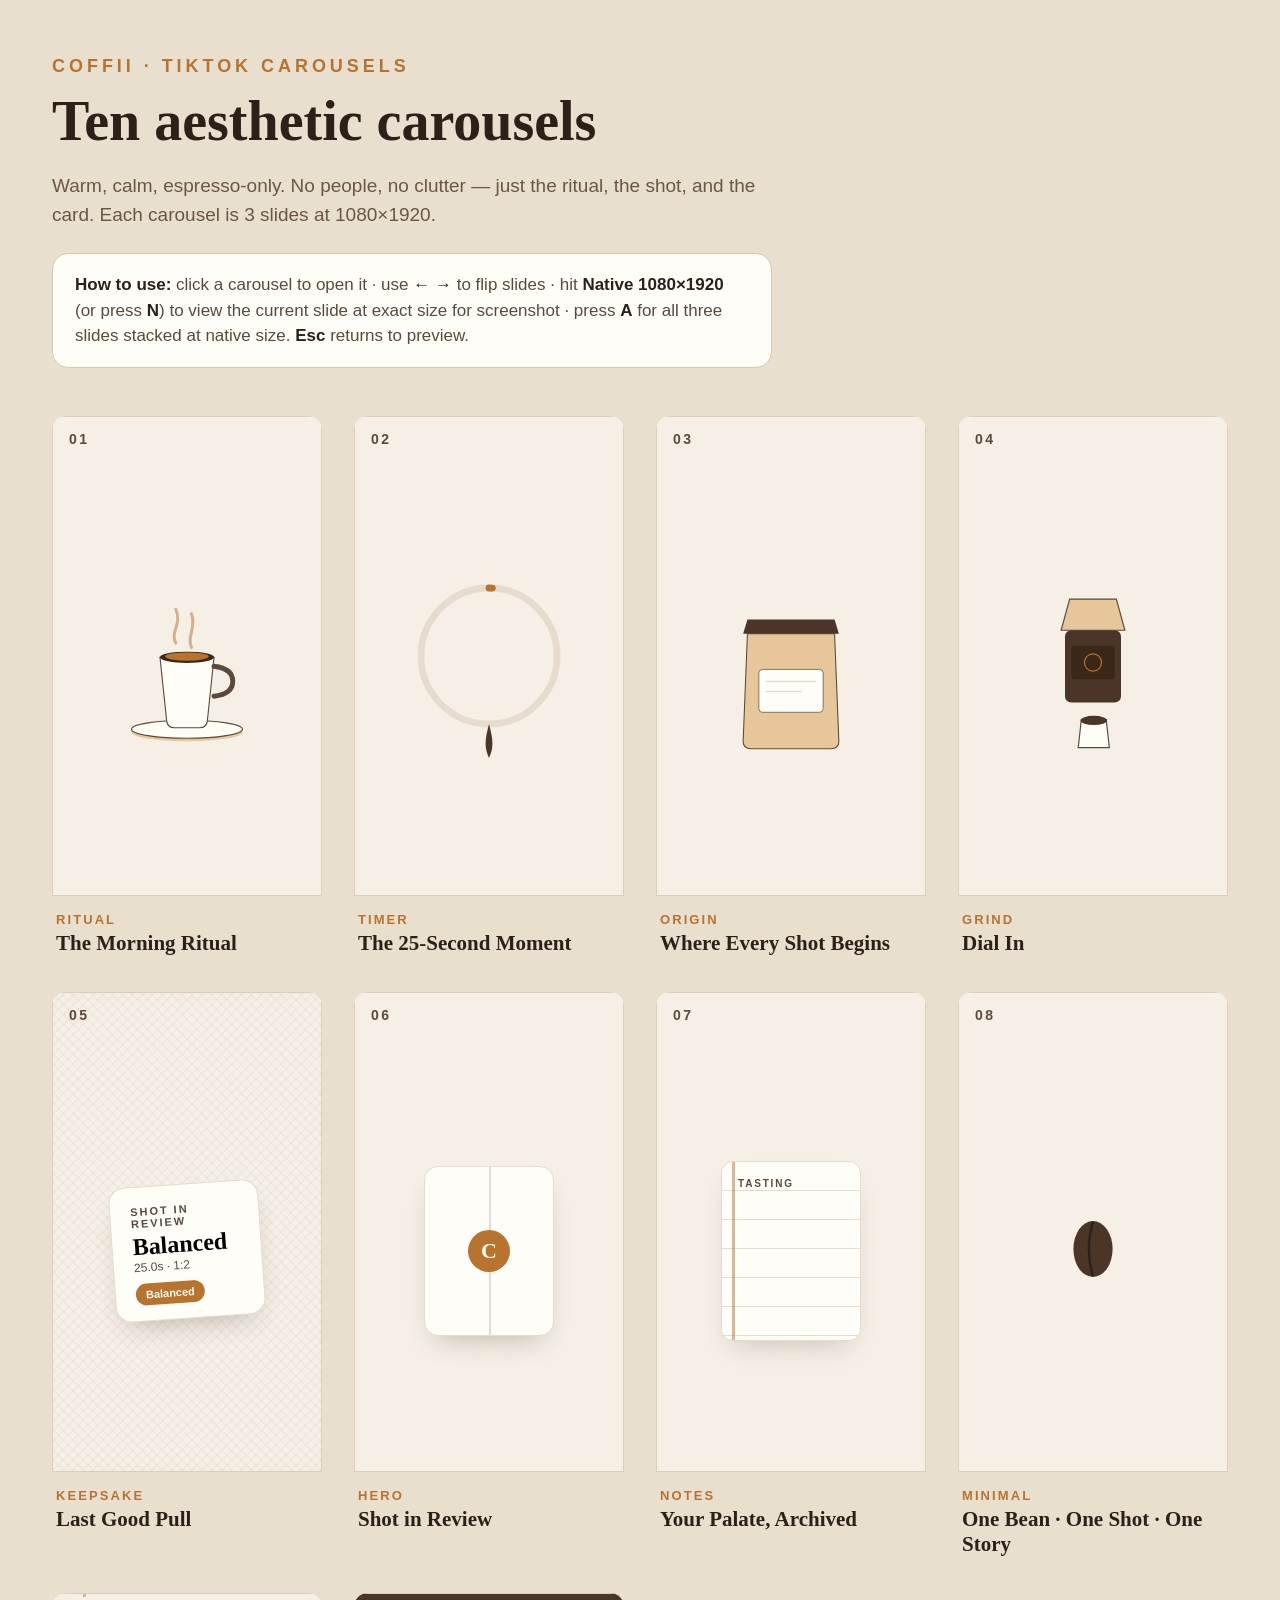
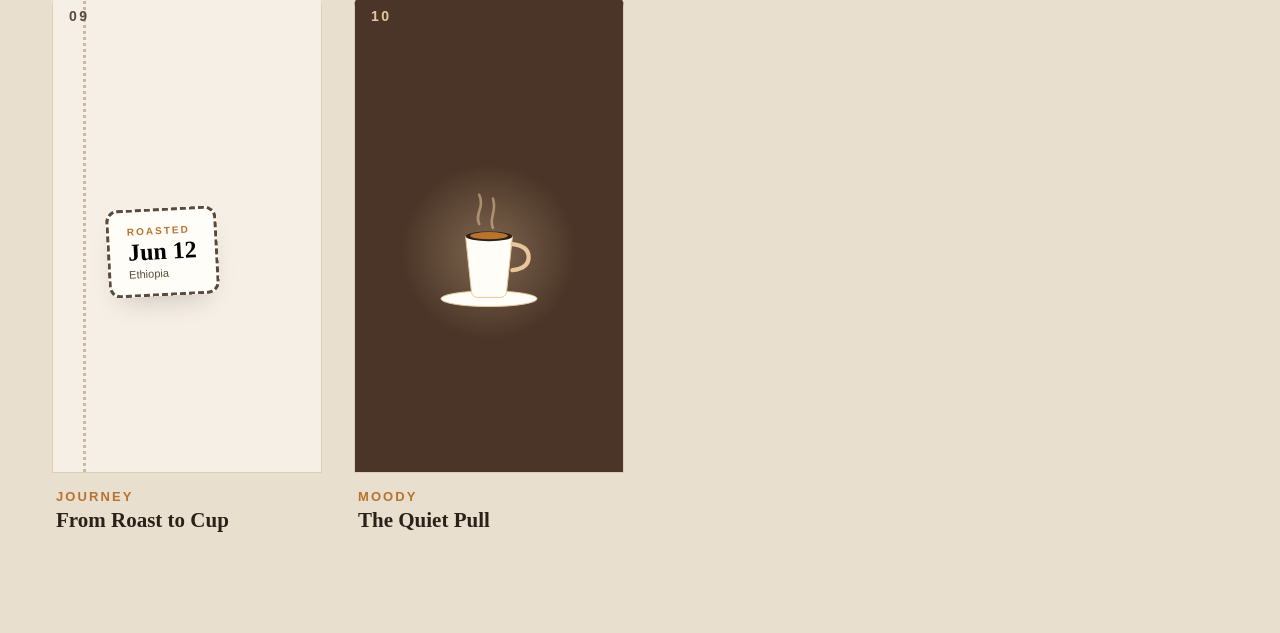
<file: Coffii/marketing/tiktok-carousels/index.html>
<!doctype html>
<html lang="en">
<head>
<meta charset="utf-8">
<meta name="viewport" content="width=device-width, initial-scale=1">
<title>Coffii · TikTok Carousels</title>
<link rel="stylesheet" href="assets/styles.css">
<style>
  .cover__motif { position: absolute; left: 50%; top: 54%; transform: translate(-50%, -50%); }
  .cover__thumb--dark { background: var(--espresso); }
  .cover__thumb--dark .cover__num { color: var(--crema-soft); }
</style>
</head>
<body>
<div class="gallery">
  <div class="gallery__head">
    <div class="gallery__eyebrow">Coffii · TikTok Carousels</div>
    <h1 class="gallery__title">Ten aesthetic carousels</h1>
    <p class="gallery__sub">Warm, calm, espresso-only. No people, no clutter — just the ritual, the shot, and the card. Each carousel is 3 slides at 1080×1920.</p>
    <div class="gallery__help">
      <b>How to use:</b> click a carousel to open it · use <b>← →</b> to flip slides · hit <b>Native 1080×1920</b> (or press <b>N</b>) to view the current slide at exact size for screenshot · press <b>A</b> for all three slides stacked at native size. <b>Esc</b> returns to preview.
    </div>
  </div>

  <div class="grid">

    <!-- 01 Ritual -->
    <a class="cover" href="carousel-01.html">
      <div class="cover__thumb">
        <span class="cover__num">01</span>
        <div class="cover__motif">
          <svg viewBox="0 0 400 460" width="150" xmlns="http://www.w3.org/2000/svg"><ellipse cx="200" cy="388" rx="148" ry="24" fill="#E7C79A"/><ellipse cx="200" cy="380" rx="148" ry="24" fill="#FFFDF8" stroke="#5A4A3C" stroke-width="3"/><path d="M128 188 L146 360 Q150 376 166 376 L234 376 Q250 376 254 360 L272 188 Z" fill="#FFFDF8" stroke="#5A4A3C" stroke-width="3"/><path d="M272 212 Q322 218 322 252 Q322 286 272 292" fill="none" stroke="#5A4A3C" stroke-width="13" stroke-linecap="round"/><ellipse cx="200" cy="188" rx="72" ry="15" fill="#3a2718"/><ellipse cx="200" cy="186" rx="58" ry="11" fill="#B8732E"/><g fill="none" stroke="#B8732E" stroke-width="8" stroke-linecap="round" opacity=".5"><path d="M170 150 C154 120 188 100 170 60"/><path d="M212 162 C198 132 226 112 212 72"/></g></svg>
        </div>
      </div>
      <div class="cover__meta">
        <div class="cover__theme">Ritual</div>
        <div class="cover__name">The Morning Ritual</div>
      </div>
    </a>

    <!-- 02 25s -->
    <a class="cover" href="carousel-02.html">
      <div class="cover__thumb">
        <span class="cover__num">02</span>
        <div class="cover__motif">
          <svg viewBox="0 0 300 360" width="170" xmlns="http://www.w3.org/2000/svg"><circle cx="150" cy="150" r="120" fill="none" stroke="#E6DCCD" stroke-width="12"/><circle cx="150" cy="150" r="120" fill="none" stroke="#B8732E" stroke-width="12" stroke-linecap="round" stroke-dasharray="6 748" transform="rotate(-90 150 150)"/><path d="M150 270 C142 300 142 312 150 330 C158 312 158 300 150 270 Z" fill="#4A3528"/></svg>
        </div>
      </div>
      <div class="cover__meta">
        <div class="cover__theme">Timer</div>
        <div class="cover__name">The 25-Second Moment</div>
      </div>
    </a>

    <!-- 03 Origin -->
    <a class="cover" href="carousel-03.html">
      <div class="cover__thumb">
        <span class="cover__num">03</span>
        <div class="cover__motif">
          <svg viewBox="0 0 420 520" width="150" xmlns="http://www.w3.org/2000/svg"><path d="M88 150 L332 150 L344 452 Q344 472 322 472 L98 472 Q76 472 76 452 Z" fill="#E7C79A" stroke="#5A4A3C" stroke-width="3"/><path d="M76 150 L88 110 L332 110 L344 150 Z" fill="#4A3528"/><rect x="120" y="250" width="180" height="120" rx="10" fill="#FFFDF8" stroke="#5A4A3C" stroke-width="2"/><line x1="140" y1="284" x2="280" y2="284" stroke="#E6DCCD" stroke-width="4"/><line x1="140" y1="312" x2="240" y2="312" stroke="#E6DCCD" stroke-width="4"/></svg>
        </div>
      </div>
      <div class="cover__meta">
        <div class="cover__theme">Origin</div>
        <div class="cover__name">Where Every Shot Begins</div>
      </div>
    </a>

    <!-- 04 Dial in -->
    <a class="cover" href="carousel-04.html">
      <div class="cover__thumb">
        <span class="cover__num">04</span>
        <div class="cover__motif">
          <svg viewBox="0 0 360 520" width="140" xmlns="http://www.w3.org/2000/svg"><path d="M120 70 L240 70 L262 150 L98 150 Z" fill="#E7C79A" stroke="#5A4A3C" stroke-width="3"/><rect x="108" y="150" width="144" height="186" rx="16" fill="#4A3528"/><rect x="124" y="190" width="112" height="86" rx="8" fill="#3a2718"/><circle cx="180" cy="233" r="22" fill="none" stroke="#B8732E" stroke-width="3"/><path d="M150 380 L214 380 L222 452 L142 452 Z" fill="#FFFDF8" stroke="#5A4A3C" stroke-width="3"/><ellipse cx="182" cy="382" rx="34" ry="12" fill="#4A3528"/></svg>
        </div>
      </div>
      <div class="cover__meta">
        <div class="cover__theme">Grind</div>
        <div class="cover__name">Dial In</div>
      </div>
    </a>

    <!-- 05 Last good pull -->
    <a class="cover" href="carousel-05.html">
      <div class="cover__thumb" style="background-image: repeating-linear-gradient(45deg, rgba(90,74,60,.035) 0 2px, transparent 2px 7px), repeating-linear-gradient(-45deg, rgba(90,74,60,.035) 0 2px, transparent 2px 7px);">
        <span class="cover__num">05</span>
        <div class="cover__motif" style="transform:translate(-50%,-50%) rotate(-4deg); width:150px;">
          <div style="background:#FFFDF8; border:1.5px solid #E6DCCD; border-radius:16px; padding:18px 20px; box-shadow:0 14px 28px -14px rgba(40,28,18,.3);">
            <div style="font-family:var(--sans); font-weight:600; letter-spacing:.18em; text-transform:uppercase; color:#5A4A3C; font-size:11px;">Shot in review</div>
            <div style="font-family:var(--serif); font-weight:600; font-size:24px; margin-top:4px;">Balanced</div>
            <div style="color:#5A4A3C; font-size:12px;">25.0s · 1:2</div>
            <div style="margin-top:10px;"><span style="background:#B8732E; color:#FFFDF8; font-size:11px; padding:5px 10px; border-radius:999px; font-weight:600;">Balanced</span></div>
          </div>
        </div>
      </div>
      <div class="cover__meta">
        <div class="cover__theme">Keepsake</div>
        <div class="cover__name">Last Good Pull</div>
      </div>
    </a>

    <!-- 06 Shot in Review -->
    <a class="cover" href="carousel-06.html">
      <div class="cover__thumb">
        <span class="cover__num">06</span>
        <div class="cover__motif">
          <div style="width:130px; height:170px; background:#FFFDF8; border:1.5px solid #E6DCCD; border-radius:14px; box-shadow:0 14px 28px -14px rgba(40,28,18,.3); position:relative; overflow:hidden;">
            <div style="position:absolute; left:50%; top:0; bottom:0; width:2px; background:rgba(90,74,60,.18);"></div>
            <div style="position:absolute; left:50%; top:50%; transform:translate(-50%,-50%); width:42px; height:42px; border-radius:50%; background:#B8732E; display:flex; align-items:center; justify-content:center; font-family:var(--serif); font-weight:700; color:#FFFDF8; font-size:22px;">C</div>
          </div>
        </div>
      </div>
      <div class="cover__meta">
        <div class="cover__theme">Hero</div>
        <div class="cover__name">Shot in Review</div>
      </div>
    </a>

    <!-- 07 Tasting -->
    <a class="cover" href="carousel-07.html">
      <div class="cover__thumb">
        <span class="cover__num">07</span>
        <div class="cover__motif">
          <div style="width:140px; height:180px; background:#FFFDF8; border:1.5px solid #E6DCCD; border-radius:12px; box-shadow:0 14px 28px -14px rgba(40,28,18,.25); position:relative; background-image:repeating-linear-gradient(to bottom, transparent 0 28px, #E6DCCD 28px 29px); padding:16px;">
            <div style="font-family:var(--sans); font-weight:600; letter-spacing:.18em; text-transform:uppercase; color:#5A4A3C; font-size:10px;">Tasting</div>
            <div style="position:absolute; left:10px; top:0; bottom:0; width:3px; background:#B8732E; opacity:.5;"></div>
          </div>
        </div>
      </div>
      <div class="cover__meta">
        <div class="cover__theme">Notes</div>
        <div class="cover__name">Your Palate, Archived</div>
      </div>
    </a>

    <!-- 08 One -->
    <a class="cover" href="carousel-08.html">
      <div class="cover__thumb">
        <span class="cover__num">08</span>
        <div class="cover__motif">
          <svg viewBox="0 0 120 160" width="56" xmlns="http://www.w3.org/2000/svg"><ellipse cx="60" cy="80" rx="42" ry="60" fill="#4A3528"/><path d="M60 22 Q42 80 60 138" fill="none" stroke="#2C2018" stroke-width="5"/></svg>
        </div>
      </div>
      <div class="cover__meta">
        <div class="cover__theme">Minimal</div>
        <div class="cover__name">One Bean · One Shot · One Story</div>
      </div>
    </a>

    <!-- 09 Roast to cup -->
    <a class="cover" href="carousel-09.html">
      <div class="cover__thumb">
        <span class="cover__num">09</span>
        <div style="position:absolute; left:30px; top:0; bottom:0; width:0; border-left:3px dotted #CBB9A0;"></div>
        <div class="cover__motif" style="left:calc(30px + 24px); transform:translate(0,-50%) rotate(-3deg); top:54%;">
          <div style="background:#FFFDF8; border:3px dashed #5A4A3C; border-radius:12px; padding:14px 18px; box-shadow:0 14px 28px -14px rgba(40,28,18,.25);">
            <div style="font-family:var(--sans); font-weight:700; letter-spacing:.2em; text-transform:uppercase; color:#B8732E; font-size:10px;">Roasted</div>
            <div style="font-family:var(--serif); font-weight:600; font-size:24px; margin:2px 0;">Jun 12</div>
            <div style="color:#5A4A3C; font-size:11px;">Ethiopia</div>
          </div>
        </div>
      </div>
      <div class="cover__meta">
        <div class="cover__theme">Journey</div>
        <div class="cover__name">From Roast to Cup</div>
      </div>
    </a>

    <!-- 10 Quiet pull -->
    <a class="cover" href="carousel-10.html">
      <div class="cover__thumb cover__thumb--dark">
        <span class="cover__num">10</span>
        <div style="position:absolute; left:50%; top:54%; transform:translate(-50%,-50%); width:200px; height:200px; background:radial-gradient(circle, rgba(231,199,154,.34) 0%, rgba(231,199,154,0) 62%);"></div>
        <div class="cover__motif">
          <svg viewBox="0 0 400 460" width="130" xmlns="http://www.w3.org/2000/svg"><ellipse cx="200" cy="380" rx="148" ry="24" fill="#FFFDF8" stroke="#E7C79A" stroke-width="3"/><path d="M128 188 L146 360 Q150 376 166 376 L234 376 Q250 376 254 360 L272 188 Z" fill="#FFFDF8" stroke="#E7C79A" stroke-width="3"/><path d="M272 212 Q322 218 322 252 Q322 286 272 292" fill="none" stroke="#E7C79A" stroke-width="13" stroke-linecap="round"/><ellipse cx="200" cy="188" rx="72" ry="15" fill="#2C2018"/><ellipse cx="200" cy="186" rx="58" ry="11" fill="#B8732E"/><g fill="none" stroke="#E7C79A" stroke-width="8" stroke-linecap="round" opacity=".55"><path d="M170 150 C154 120 188 100 170 60"/><path d="M212 162 C198 132 226 112 212 72"/></g></svg>
        </div>
      </div>
      <div class="cover__meta">
        <div class="cover__theme">Moody</div>
        <div class="cover__name">The Quiet Pull</div>
      </div>
    </a>

  </div>
</div>
</body>
</html>
</file>
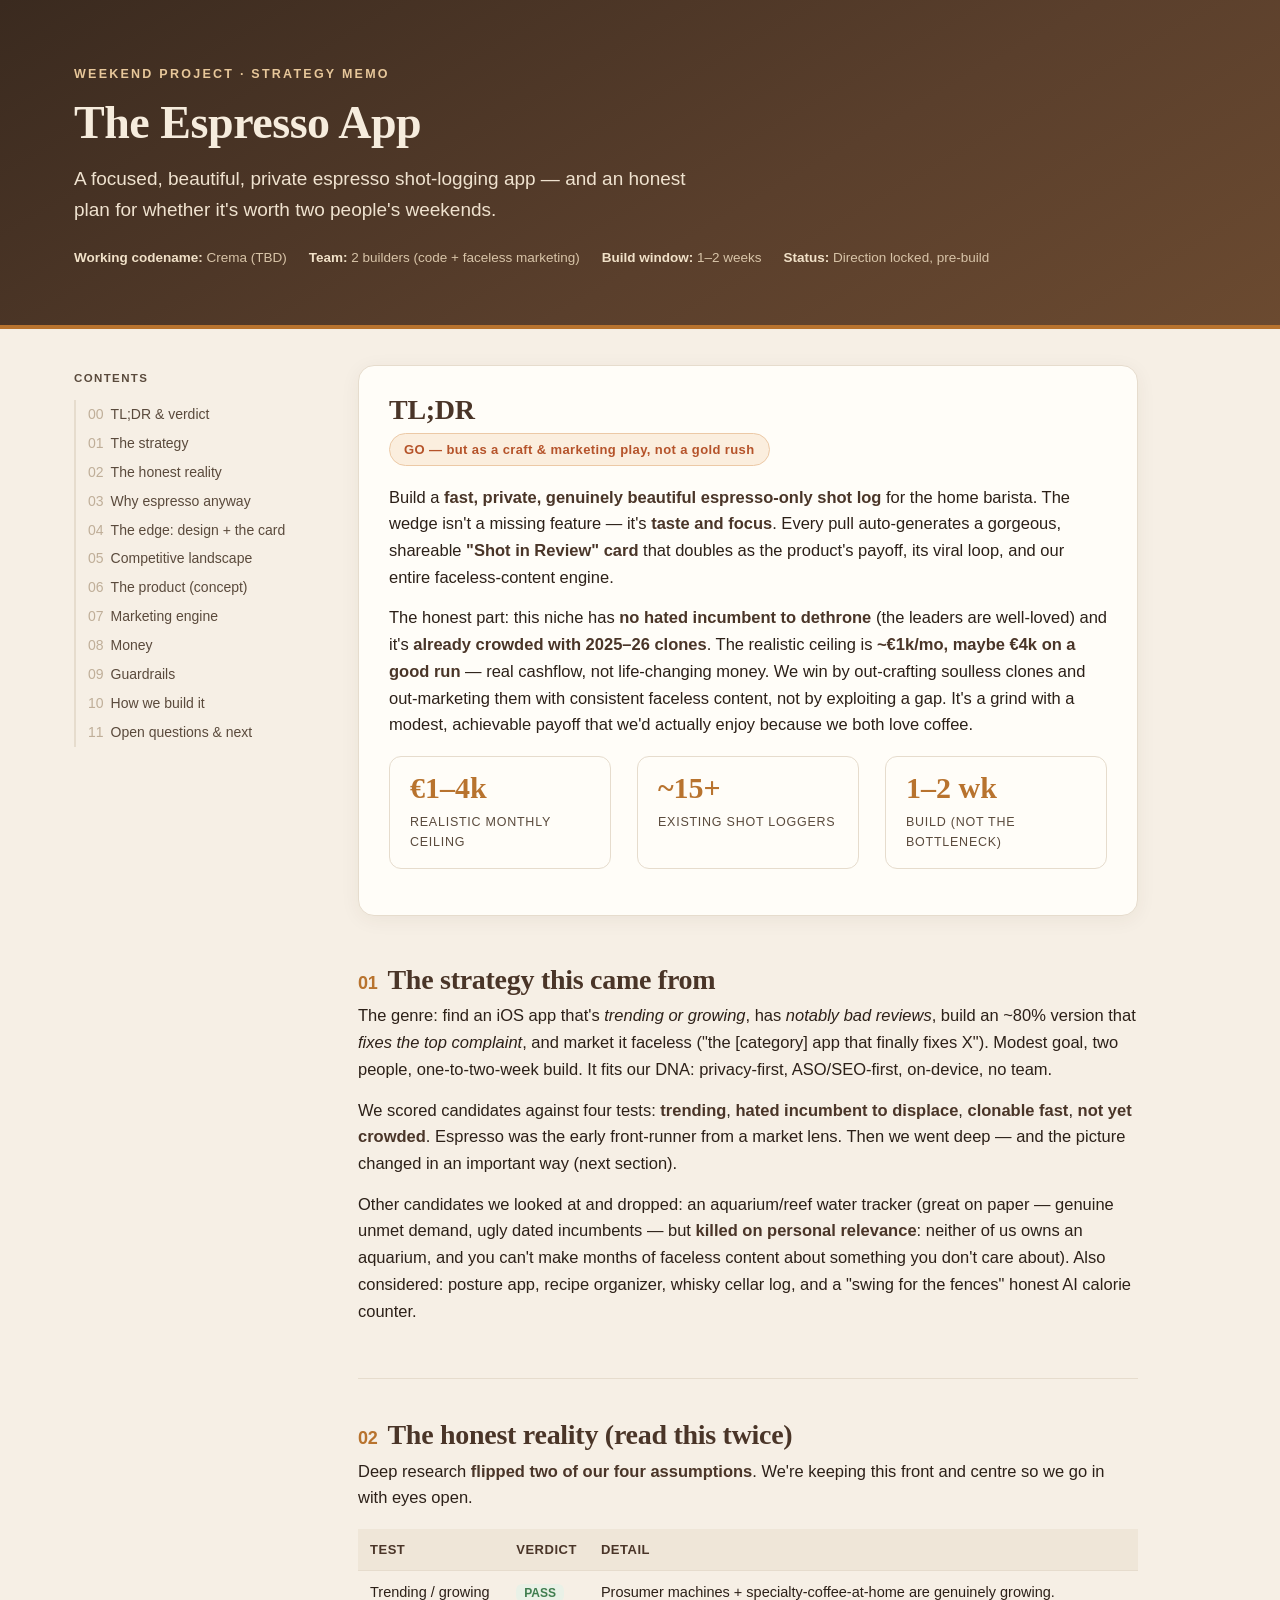
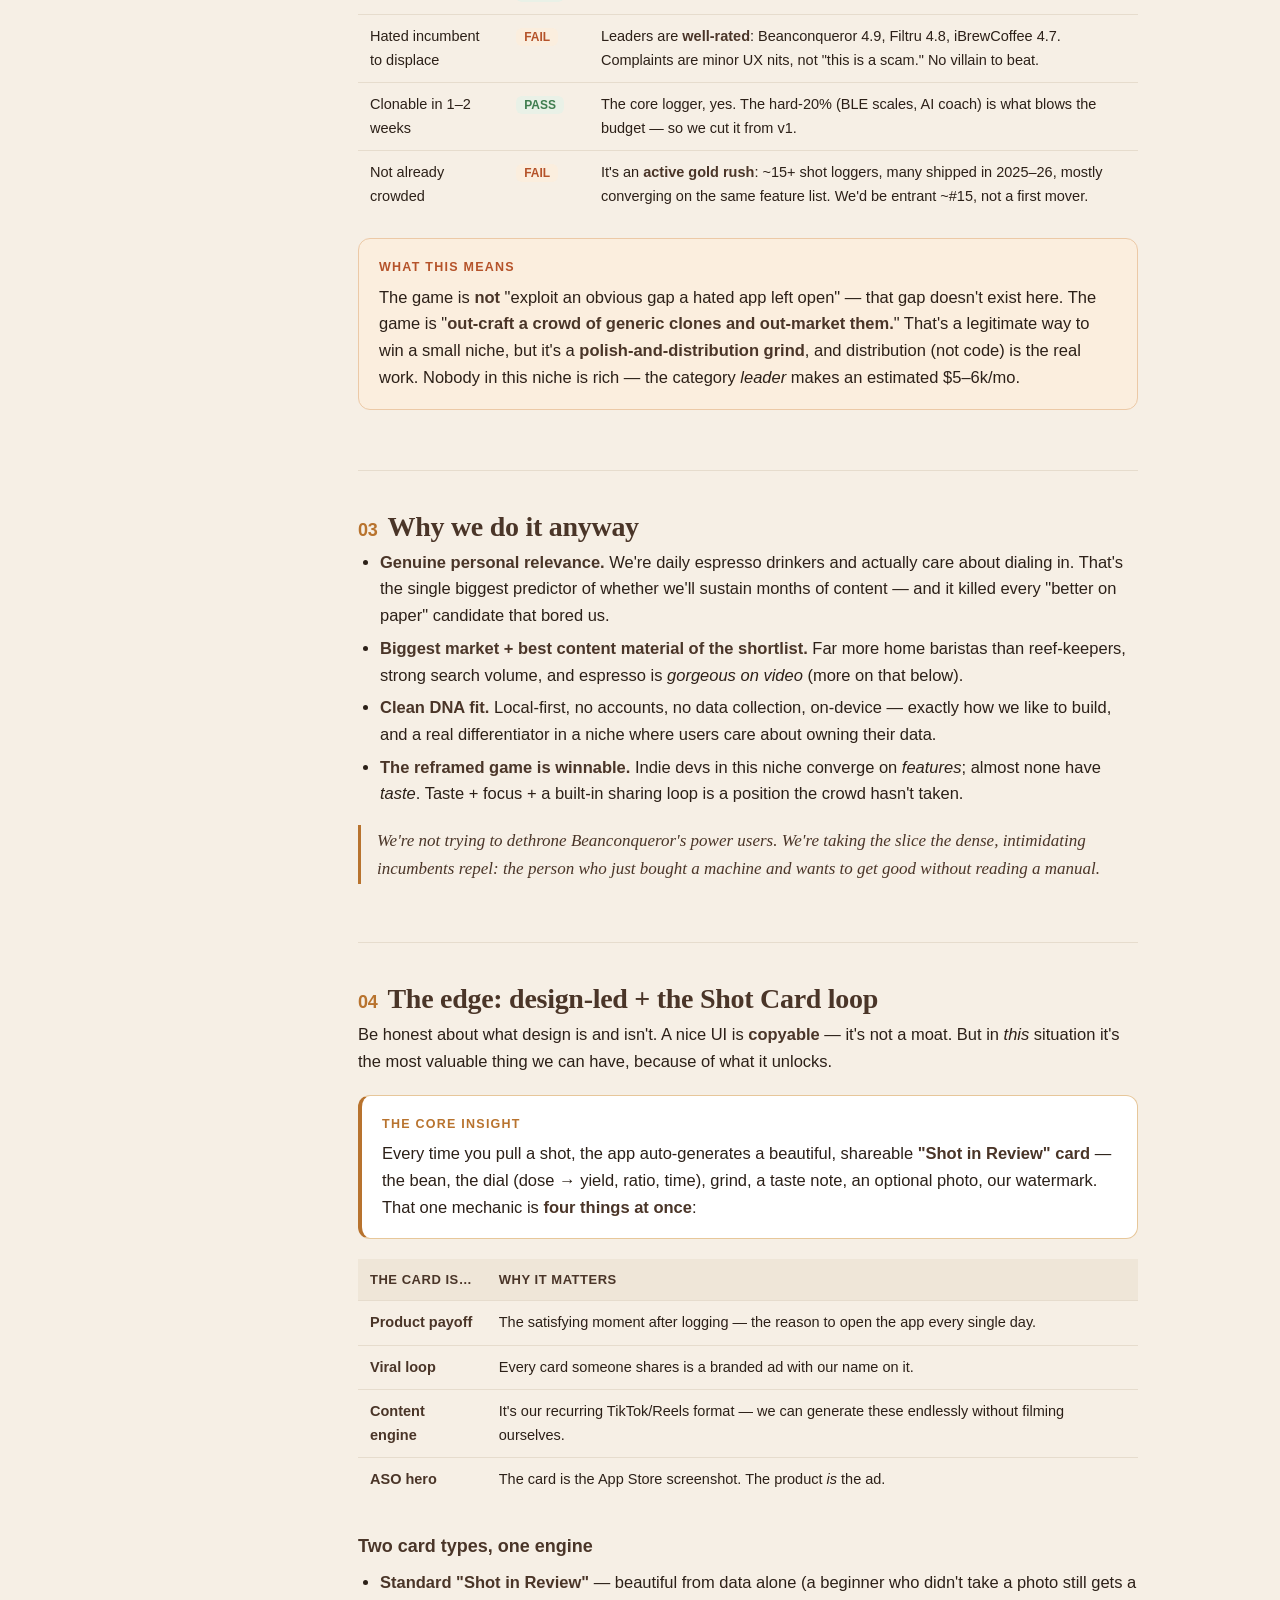
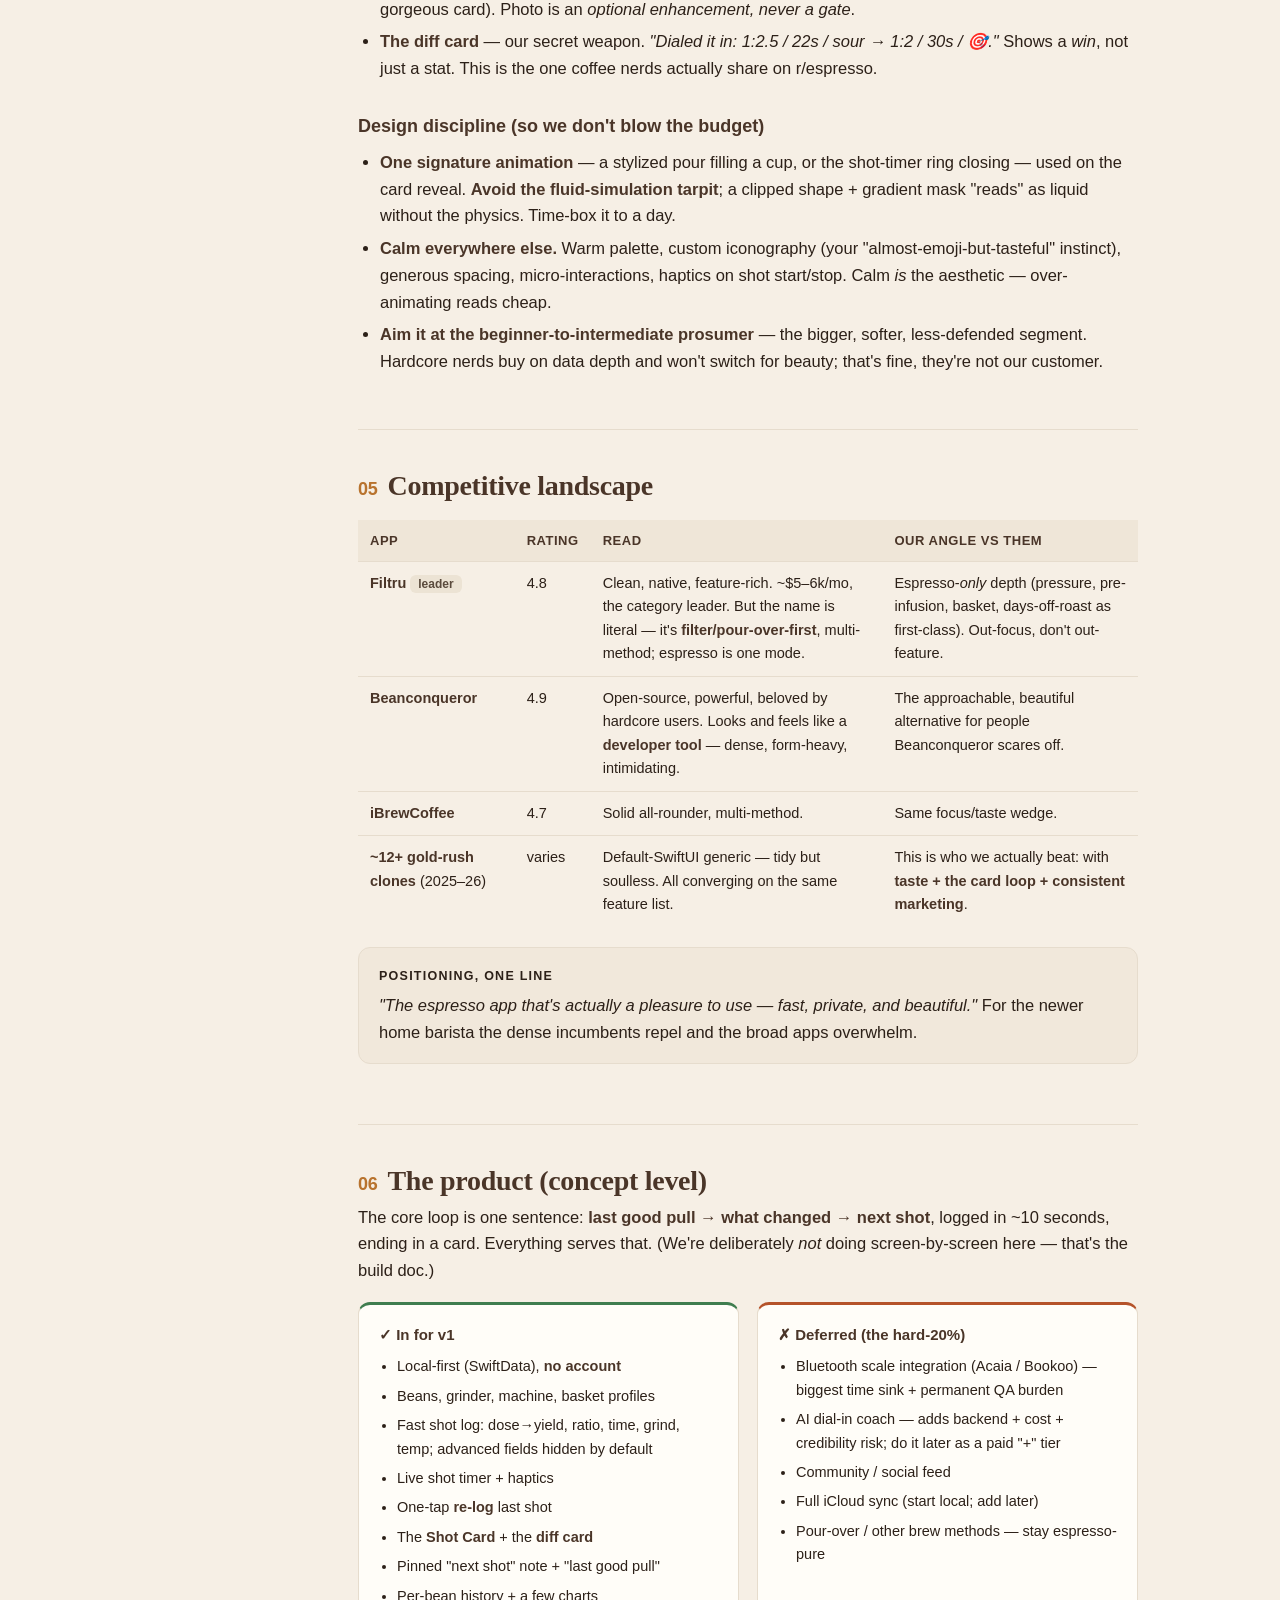
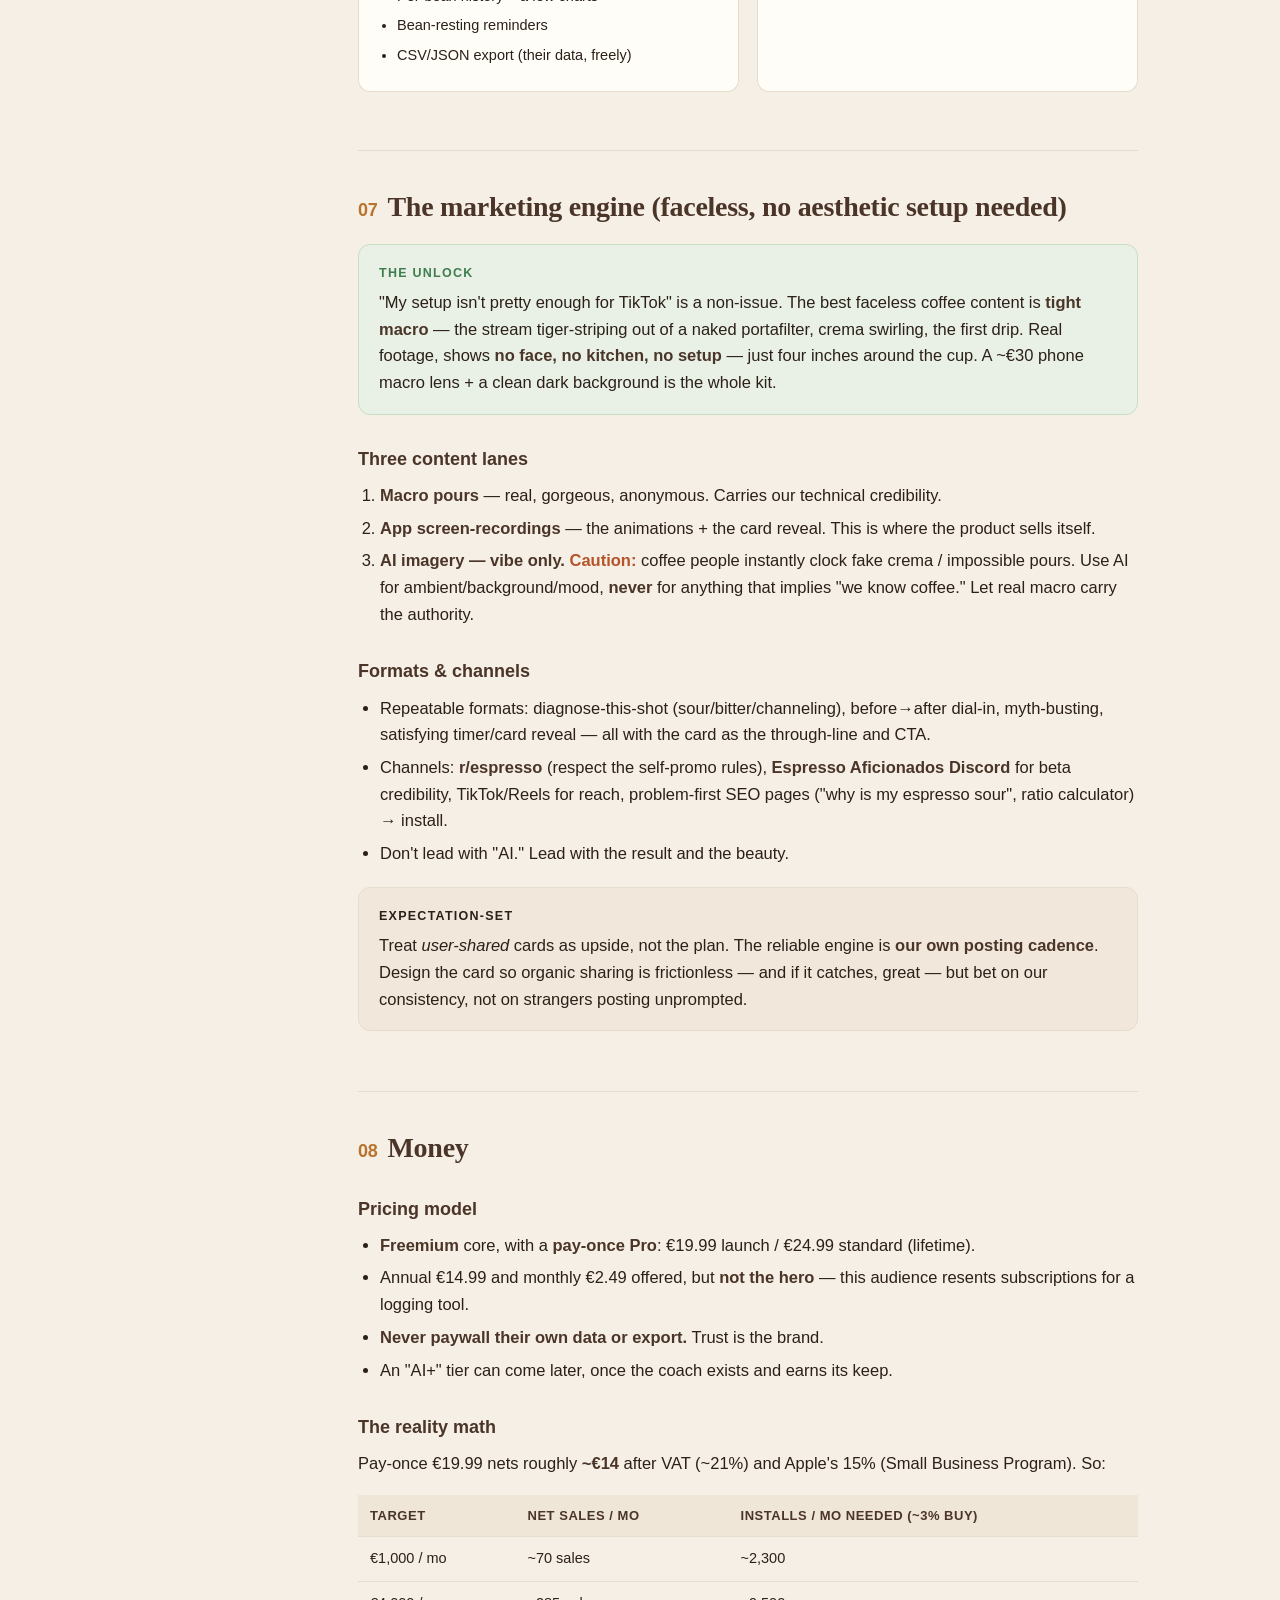
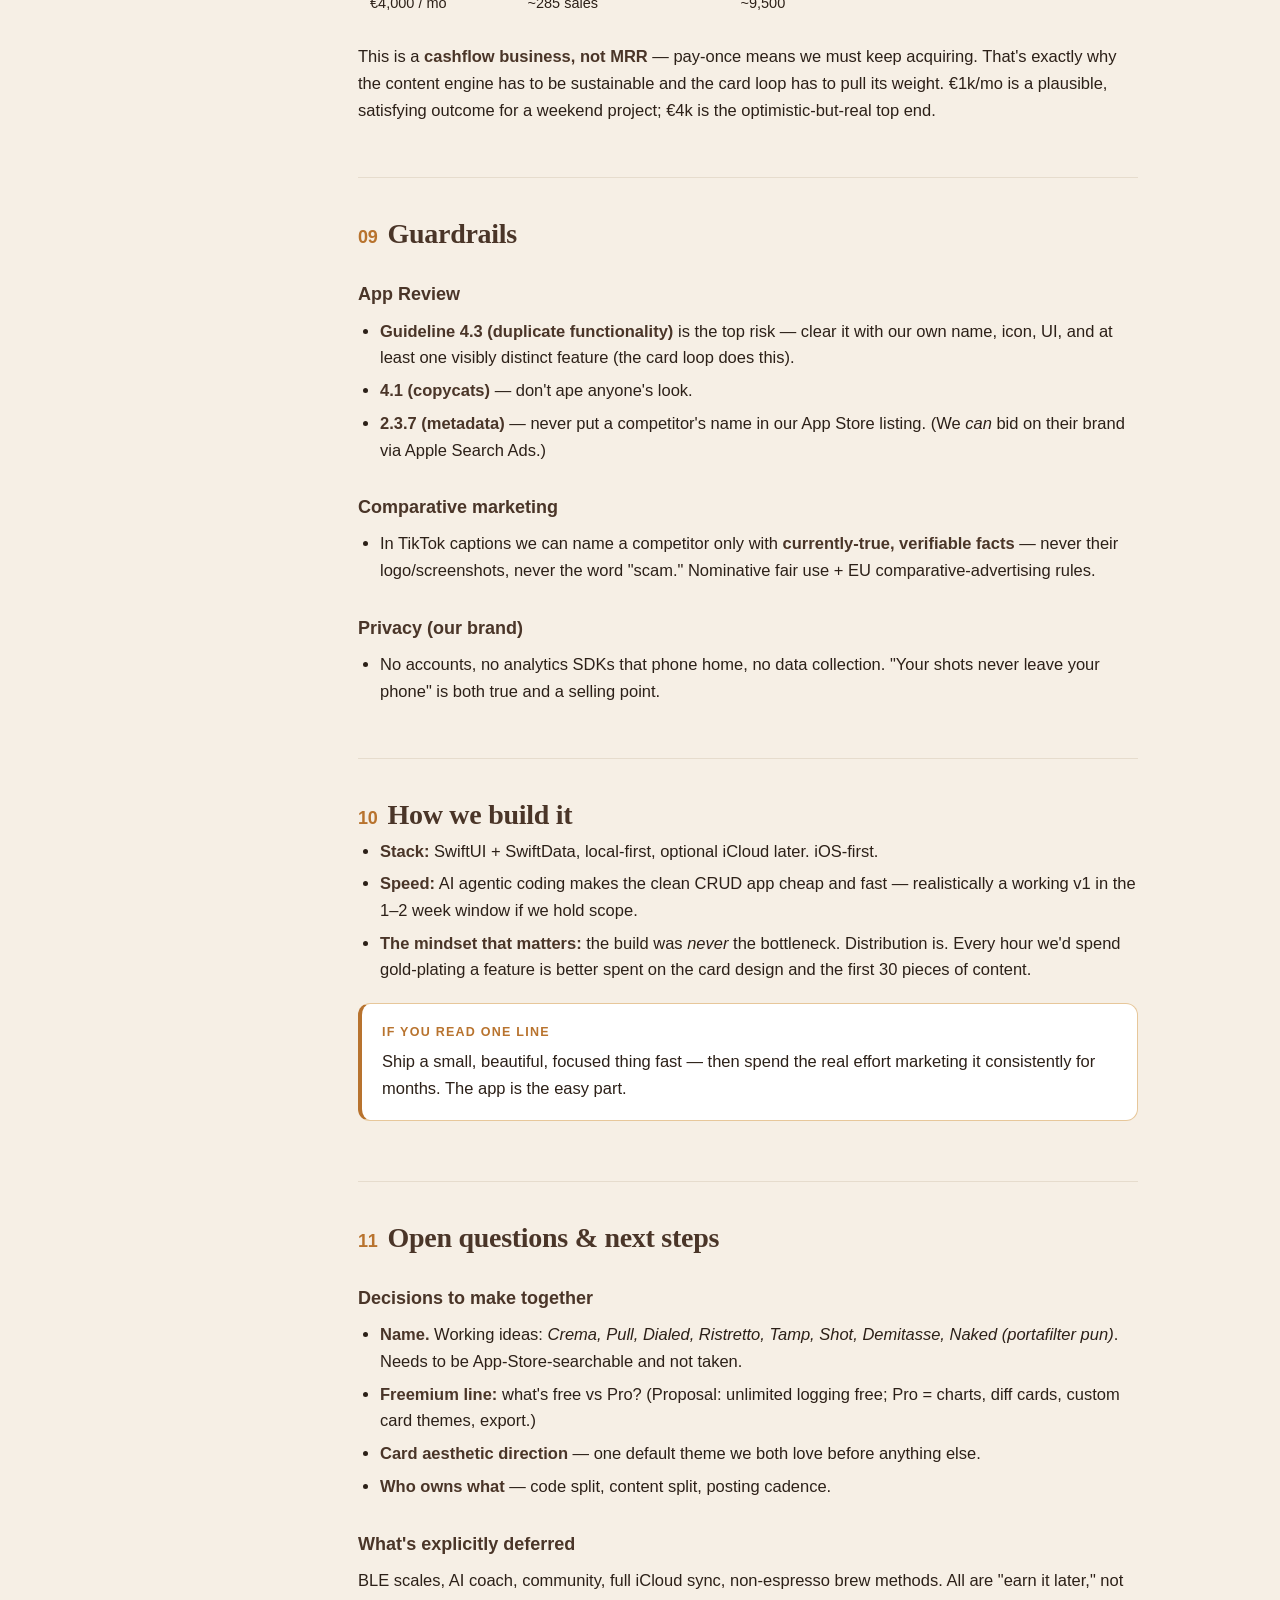
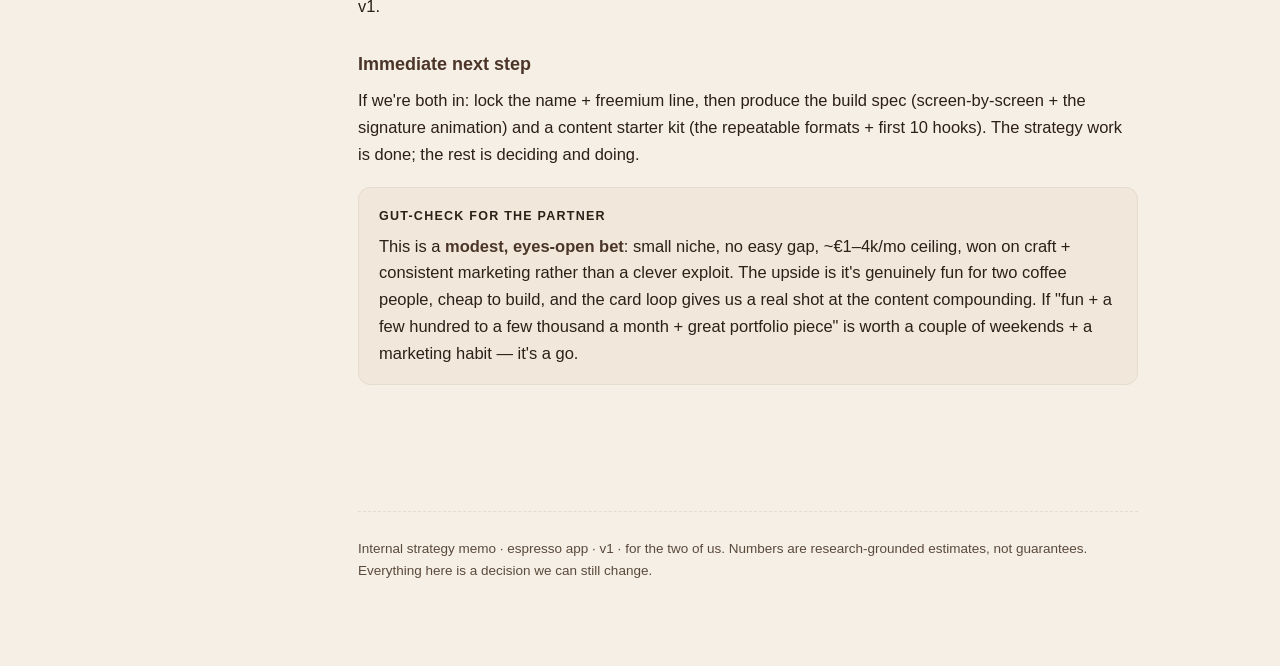
<file: espresso-app-strategy.html>
<!DOCTYPE html>
<html lang="en">
<head>
<meta charset="UTF-8">
<meta name="viewport" content="width=device-width, initial-scale=1.0">
<title>Espresso App — Strategy &amp; Plan</title>
<style>
  :root{
    --cream:#f6efe5;
    --paper:#fffdf8;
    --ink:#2c2018;
    --ink-soft:#5a4a3c;
    --espresso:#4a3528;
    --crema:#b8732e;
    --crema-soft:#e7c79a;
    --line:#e6dccd;
    --good:#3f7d4f;
    --warn:#b5532a;
    --warn-bg:#fbeede;
    --good-bg:#e9f1e7;
    --note-bg:#f1e8db;
  }
  *{box-sizing:border-box;}
  html{scroll-behavior:smooth;}
  body{
    margin:0;
    background:var(--cream);
    color:var(--ink);
    font-family:-apple-system,BlinkMacSystemFont,"Segoe UI",Roboto,Helvetica,Arial,sans-serif;
    line-height:1.62;
    font-size:16.5px;
  }
  .wrap{max-width:1180px;margin:0 auto;padding:0 24px;}
  .layout{display:flex;gap:48px;align-items:flex-start;}
  main{flex:1;min-width:0;max-width:780px;}
  /* Hero */
  header.hero{
    background:linear-gradient(150deg,#3a2a1f 0%,#5a3f2c 60%,#6b4a30 100%);
    color:#f6ecdd;
    padding:64px 0 56px;
    border-bottom:4px solid var(--crema);
  }
  header.hero .wrap{max-width:1180px;}
  .eyebrow{
    text-transform:uppercase;letter-spacing:.18em;font-size:12.5px;
    color:var(--crema-soft);font-weight:700;margin:0 0 14px;
  }
  header.hero h1{
    font-family:Georgia,"Times New Roman",serif;
    font-size:46px;line-height:1.08;margin:0 0 16px;font-weight:700;letter-spacing:-.01em;
  }
  header.hero p.lede{font-size:19px;max-width:640px;margin:0 0 22px;color:#efe2cf;}
  .meta{font-size:13.5px;color:#d8c4a8;display:flex;gap:22px;flex-wrap:wrap;}
  .meta b{color:#f1e1c8;font-weight:600;}
  /* TOC */
  nav.toc{
    position:sticky;top:24px;width:236px;flex-shrink:0;
    font-size:14px;padding-top:40px;
  }
  nav.toc .toc-title{text-transform:uppercase;letter-spacing:.12em;font-size:11.5px;color:var(--ink-soft);font-weight:700;margin-bottom:12px;}
  nav.toc a{
    display:block;color:var(--ink-soft);text-decoration:none;padding:5px 0 5px 12px;
    border-left:2px solid var(--line);line-height:1.35;
  }
  nav.toc a:hover{color:var(--crema);border-left-color:var(--crema);}
  nav.toc a .n{color:#bfae98;font-variant-numeric:tabular-nums;margin-right:7px;}
  /* Sections */
  section{padding:40px 0;border-bottom:1px solid var(--line);}
  section:last-of-type{border-bottom:none;}
  h2{
    font-family:Georgia,serif;font-size:28px;line-height:1.15;margin:0 0 6px;
    color:var(--espresso);font-weight:700;letter-spacing:-.01em;
  }
  h2 .sec-n{color:var(--crema);font-size:18px;font-weight:700;margin-right:10px;font-family:-apple-system,sans-serif;}
  h3{font-size:18px;margin:30px 0 8px;color:var(--espresso);}
  p{margin:0 0 14px;}
  ul,ol{margin:0 0 14px;padding-left:22px;}
  li{margin:6px 0;}
  a{color:var(--crema);}
  strong{color:var(--espresso);}
  code{background:#efe6d8;padding:1px 6px;border-radius:5px;font-size:13.5px;color:#6b4a30;}
  /* Callouts */
  .callout{border-radius:12px;padding:18px 20px;margin:20px 0;border:1px solid var(--line);background:var(--note-bg);}
  .callout .lbl{font-weight:700;font-size:12.5px;text-transform:uppercase;letter-spacing:.1em;margin-bottom:6px;display:block;}
  .callout p:last-child{margin-bottom:0;}
  .callout.warn{background:var(--warn-bg);border-color:#ecc9a6;}
  .callout.warn .lbl{color:var(--warn);}
  .callout.good{background:var(--good-bg);border-color:#c8ddc2;}
  .callout.good .lbl{color:var(--good);}
  .callout.key{background:#fff;border-color:var(--crema-soft);border-left:4px solid var(--crema);}
  .callout.key .lbl{color:var(--crema);}
  /* TL;DR box */
  .tldr{background:var(--paper);border:1px solid var(--line);border-radius:16px;padding:28px 30px;margin:36px 0 8px;box-shadow:0 4px 20px rgba(74,53,40,.06);}
  .tldr h2{margin-top:0;}
  .verdict-pill{display:inline-block;background:var(--good-bg);color:var(--good);border:1px solid #c8ddc2;font-weight:700;font-size:13px;padding:5px 14px;border-radius:999px;letter-spacing:.03em;}
  .verdict-pill.amber{background:var(--warn-bg);color:var(--warn);border-color:#ecc9a6;}
  /* Tables */
  table{width:100%;border-collapse:collapse;margin:18px 0;font-size:14.5px;}
  th,td{text-align:left;padding:10px 12px;border-bottom:1px solid var(--line);vertical-align:top;}
  th{background:#efe6d8;color:var(--espresso);font-weight:700;font-size:13px;text-transform:uppercase;letter-spacing:.04em;}
  tr:last-child td{border-bottom:none;}
  td .tag{font-size:12px;font-weight:700;padding:2px 8px;border-radius:6px;white-space:nowrap;}
  .tag.t-good{background:var(--good-bg);color:var(--good);}
  .tag.t-warn{background:var(--warn-bg);color:var(--warn);}
  .tag.t-neutral{background:#ece3d4;color:var(--ink-soft);}
  /* Two-col grids */
  .grid2{display:grid;grid-template-columns:1fr 1fr;gap:18px;margin:18px 0;}
  .panel{background:var(--paper);border:1px solid var(--line);border-radius:12px;padding:18px 20px;}
  .panel h4{margin:0 0 8px;font-size:15px;color:var(--espresso);}
  .panel.in{border-top:3px solid var(--good);}
  .panel.out{border-top:3px solid var(--warn);}
  .panel ul{margin:0;padding-left:18px;font-size:14.5px;}
  /* misc */
  .big-num{font-family:Georgia,serif;font-size:30px;color:var(--crema);font-weight:700;line-height:1;}
  .statrow{display:flex;gap:26px;flex-wrap:wrap;margin:18px 0;}
  .stat{background:var(--paper);border:1px solid var(--line);border-radius:12px;padding:16px 20px;flex:1;min-width:150px;}
  .stat .lbl{font-size:12.5px;color:var(--ink-soft);text-transform:uppercase;letter-spacing:.06em;margin-top:6px;}
  footer{padding:40px 0 70px;color:var(--ink-soft);font-size:13.5px;}
  hr.soft{border:none;border-top:1px dashed var(--line);margin:26px 0;}
  .quote{font-family:Georgia,serif;font-style:italic;font-size:17px;color:var(--espresso);border-left:3px solid var(--crema);padding:2px 0 2px 16px;margin:18px 0;}
  @media (max-width:900px){
    nav.toc{display:none;}
    header.hero h1{font-size:34px;}
    .grid2{grid-template-columns:1fr;}
    .layout{display:block;}
  }
</style>
</head>
<body>

<header class="hero">
  <div class="wrap">
    <p class="eyebrow">Weekend Project · Strategy Memo</p>
    <h1>The Espresso App</h1>
    <p class="lede">A focused, beautiful, private espresso shot-logging app — and an honest plan for whether it's worth two people's weekends.</p>
    <div class="meta">
      <span><b>Working codename:</b> Crema (TBD)</span>
      <span><b>Team:</b> 2 builders (code + faceless marketing)</span>
      <span><b>Build window:</b> 1–2 weeks</span>
      <span><b>Status:</b> Direction locked, pre-build</span>
    </div>
  </div>
</header>

<div class="wrap">
<div class="layout">

  <nav class="toc">
    <div class="toc-title">Contents</div>
    <a href="#tldr"><span class="n">00</span>TL;DR &amp; verdict</a>
    <a href="#strategy"><span class="n">01</span>The strategy</a>
    <a href="#reality"><span class="n">02</span>The honest reality</a>
    <a href="#why"><span class="n">03</span>Why espresso anyway</a>
    <a href="#edge"><span class="n">04</span>The edge: design + the card</a>
    <a href="#landscape"><span class="n">05</span>Competitive landscape</a>
    <a href="#product"><span class="n">06</span>The product (concept)</a>
    <a href="#marketing"><span class="n">07</span>Marketing engine</a>
    <a href="#money"><span class="n">08</span>Money</a>
    <a href="#guardrails"><span class="n">09</span>Guardrails</a>
    <a href="#build"><span class="n">10</span>How we build it</a>
    <a href="#open"><span class="n">11</span>Open questions &amp; next</a>
  </nav>

  <main>

    <!-- TLDR -->
    <div class="tldr" id="tldr">
      <h2>TL;DR</h2>
      <p style="margin-bottom:18px;"><span class="verdict-pill amber">GO — but as a craft &amp; marketing play, not a gold rush</span></p>
      <p>Build a <strong>fast, private, genuinely beautiful espresso-only shot log</strong> for the home barista. The wedge isn't a missing feature — it's <strong>taste and focus</strong>. Every pull auto-generates a gorgeous, shareable <strong>"Shot in Review" card</strong> that doubles as the product's payoff, its viral loop, and our entire faceless-content engine.</p>
      <p>The honest part: this niche has <strong>no hated incumbent to dethrone</strong> (the leaders are well-loved) and it's <strong>already crowded with 2025–26 clones</strong>. The realistic ceiling is <strong>~€1k/mo, maybe €4k on a good run</strong> — real cashflow, not life-changing money. We win by out-crafting soulless clones and out-marketing them with consistent faceless content, not by exploiting a gap. It's a grind with a modest, achievable payoff that we'd actually enjoy because we both love coffee.</p>
      <div class="statrow">
        <div class="stat"><span class="big-num">€1–4k</span><div class="lbl">Realistic monthly ceiling</div></div>
        <div class="stat"><span class="big-num">~15+</span><div class="lbl">Existing shot loggers</div></div>
        <div class="stat"><span class="big-num">1–2 wk</span><div class="lbl">Build (not the bottleneck)</div></div>
      </div>
    </div>

    <!-- STRATEGY -->
    <section id="strategy">
      <h2><span class="sec-n">01</span>The strategy this came from</h2>
      <p>The genre: find an iOS app that's <em>trending or growing</em>, has <em>notably bad reviews</em>, build an ~80% version that <em>fixes the top complaint</em>, and market it faceless ("the [category] app that finally fixes X"). Modest goal, two people, one-to-two-week build. It fits our DNA: privacy-first, ASO/SEO-first, on-device, no team.</p>
      <p>We scored candidates against four tests: <strong>trending</strong>, <strong>hated incumbent to displace</strong>, <strong>clonable fast</strong>, <strong>not yet crowded</strong>. Espresso was the early front-runner from a market lens. Then we went deep — and the picture changed in an important way (next section).</p>
      <p>Other candidates we looked at and dropped: an aquarium/reef water tracker (great on paper — genuine unmet demand, ugly dated incumbents — but <strong>killed on personal relevance</strong>: neither of us owns an aquarium, and you can't make months of faceless content about something you don't care about). Also considered: posture app, recipe organizer, whisky cellar log, and a "swing for the fences" honest AI calorie counter.</p>
    </section>

    <!-- REALITY -->
    <section id="reality">
      <h2><span class="sec-n">02</span>The honest reality (read this twice)</h2>
      <p>Deep research <strong>flipped two of our four assumptions</strong>. We're keeping this front and centre so we go in with eyes open.</p>
      <table>
        <tr><th>Test</th><th>Verdict</th><th>Detail</th></tr>
        <tr><td>Trending / growing</td><td><span class="tag t-good">PASS</span></td><td>Prosumer machines + specialty-coffee-at-home are genuinely growing.</td></tr>
        <tr><td>Hated incumbent to displace</td><td><span class="tag t-warn">FAIL</span></td><td>Leaders are <strong>well-rated</strong>: Beanconqueror 4.9, Filtru 4.8, iBrewCoffee 4.7. Complaints are minor UX nits, not "this is a scam." No villain to beat.</td></tr>
        <tr><td>Clonable in 1–2 weeks</td><td><span class="tag t-good">PASS</span></td><td>The core logger, yes. The hard-20% (BLE scales, AI coach) is what blows the budget — so we cut it from v1.</td></tr>
        <tr><td>Not already crowded</td><td><span class="tag t-warn">FAIL</span></td><td>It's an <strong>active gold rush</strong>: ~15+ shot loggers, many shipped in 2025–26, mostly converging on the same feature list. We'd be entrant ~#15, not a first mover.</td></tr>
      </table>
      <div class="callout warn">
        <span class="lbl">What this means</span>
        <p>The game is <strong>not</strong> "exploit an obvious gap a hated app left open" — that gap doesn't exist here. The game is "<strong>out-craft a crowd of generic clones and out-market them.</strong>" That's a legitimate way to win a small niche, but it's a <strong>polish-and-distribution grind</strong>, and distribution (not code) is the real work. Nobody in this niche is rich — the category <em>leader</em> makes an estimated $5–6k/mo.</p>
      </div>
    </section>

    <!-- WHY -->
    <section id="why">
      <h2><span class="sec-n">03</span>Why we do it anyway</h2>
      <ul>
        <li><strong>Genuine personal relevance.</strong> We're daily espresso drinkers and actually care about dialing in. That's the single biggest predictor of whether we'll sustain months of content — and it killed every "better on paper" candidate that bored us.</li>
        <li><strong>Biggest market + best content material of the shortlist.</strong> Far more home baristas than reef-keepers, strong search volume, and espresso is <em>gorgeous on video</em> (more on that below).</li>
        <li><strong>Clean DNA fit.</strong> Local-first, no accounts, no data collection, on-device — exactly how we like to build, and a real differentiator in a niche where users care about owning their data.</li>
        <li><strong>The reframed game is winnable.</strong> Indie devs in this niche converge on <em>features</em>; almost none have <em>taste</em>. Taste + focus + a built-in sharing loop is a position the crowd hasn't taken.</li>
      </ul>
      <p class="quote">We're not trying to dethrone Beanconqueror's power users. We're taking the slice the dense, intimidating incumbents repel: the person who just bought a machine and wants to get good without reading a manual.</p>
    </section>

    <!-- EDGE -->
    <section id="edge">
      <h2><span class="sec-n">04</span>The edge: design-led + the Shot Card loop</h2>
      <p>Be honest about what design is and isn't. A nice UI is <strong>copyable</strong> — it's not a moat. But in <em>this</em> situation it's the most valuable thing we can have, because of what it unlocks.</p>

      <div class="callout key">
        <span class="lbl">The core insight</span>
        <p>Every time you pull a shot, the app auto-generates a beautiful, shareable <strong>"Shot in Review" card</strong> — the bean, the dial (dose → yield, ratio, time), grind, a taste note, an optional photo, our watermark. That one mechanic is <strong>four things at once</strong>:</p>
      </div>

      <table>
        <tr><th>The card is…</th><th>Why it matters</th></tr>
        <tr><td><strong>Product payoff</strong></td><td>The satisfying moment after logging — the reason to open the app every single day.</td></tr>
        <tr><td><strong>Viral loop</strong></td><td>Every card someone shares is a branded ad with our name on it.</td></tr>
        <tr><td><strong>Content engine</strong></td><td>It's our recurring TikTok/Reels format — we can generate these endlessly without filming ourselves.</td></tr>
        <tr><td><strong>ASO hero</strong></td><td>The card is the App Store screenshot. The product <em>is</em> the ad.</td></tr>
      </table>

      <h3>Two card types, one engine</h3>
      <ul>
        <li><strong>Standard "Shot in Review"</strong> — beautiful from data alone (a beginner who didn't take a photo still gets a gorgeous card). Photo is an <em>optional enhancement, never a gate</em>.</li>
        <li><strong>The diff card</strong> — our secret weapon. <em>"Dialed it in: 1:2.5 / 22s / sour → 1:2 / 30s / 🎯."</em> Shows a <em>win</em>, not just a stat. This is the one coffee nerds actually share on r/espresso.</li>
      </ul>

      <h3>Design discipline (so we don't blow the budget)</h3>
      <ul>
        <li><strong>One signature animation</strong> — a stylized pour filling a cup, or the shot-timer ring closing — used on the card reveal. <strong>Avoid the fluid-simulation tarpit</strong>; a clipped shape + gradient mask "reads" as liquid without the physics. Time-box it to a day.</li>
        <li><strong>Calm everywhere else.</strong> Warm palette, custom iconography (your "almost-emoji-but-tasteful" instinct), generous spacing, micro-interactions, haptics on shot start/stop. Calm <em>is</em> the aesthetic — over-animating reads cheap.</li>
        <li><strong>Aim it at the beginner-to-intermediate prosumer</strong> — the bigger, softer, less-defended segment. Hardcore nerds buy on data depth and won't switch for beauty; that's fine, they're not our customer.</li>
      </ul>
    </section>

    <!-- LANDSCAPE -->
    <section id="landscape">
      <h2><span class="sec-n">05</span>Competitive landscape</h2>
      <table>
        <tr><th>App</th><th>Rating</th><th>Read</th><th>Our angle vs them</th></tr>
        <tr><td><strong>Filtru</strong> <span class="tag t-neutral">leader</span></td><td>4.8</td><td>Clean, native, feature-rich. ~$5–6k/mo, the category leader. But the name is literal — it's <strong>filter/pour-over-first</strong>, multi-method; espresso is one mode.</td><td>Espresso-<em>only</em> depth (pressure, pre-infusion, basket, days-off-roast as first-class). Out-focus, don't out-feature.</td></tr>
        <tr><td><strong>Beanconqueror</strong></td><td>4.9</td><td>Open-source, powerful, beloved by hardcore users. Looks and feels like a <strong>developer tool</strong> — dense, form-heavy, intimidating.</td><td>The approachable, beautiful alternative for people Beanconqueror scares off.</td></tr>
        <tr><td><strong>iBrewCoffee</strong></td><td>4.7</td><td>Solid all-rounder, multi-method.</td><td>Same focus/taste wedge.</td></tr>
        <tr><td><strong>~12+ gold-rush clones</strong> (2025–26)</td><td>varies</td><td>Default-SwiftUI generic — tidy but soulless. All converging on the same feature list.</td><td>This is who we actually beat: with <strong>taste + the card loop + consistent marketing</strong>.</td></tr>
      </table>
      <div class="callout">
        <span class="lbl">Positioning, one line</span>
        <p><em>"The espresso app that's actually a pleasure to use — fast, private, and beautiful."</em> For the newer home barista the dense incumbents repel and the broad apps overwhelm.</p>
      </div>
    </section>

    <!-- PRODUCT -->
    <section id="product">
      <h2><span class="sec-n">06</span>The product (concept level)</h2>
      <p>The core loop is one sentence: <strong>last good pull → what changed → next shot</strong>, logged in ~10 seconds, ending in a card. Everything serves that. (We're deliberately <em>not</em> doing screen-by-screen here — that's the build doc.)</p>
      <div class="grid2">
        <div class="panel in">
          <h4>✓ In for v1</h4>
          <ul>
            <li>Local-first (SwiftData), <strong>no account</strong></li>
            <li>Beans, grinder, machine, basket profiles</li>
            <li>Fast shot log: dose→yield, ratio, time, grind, temp; advanced fields hidden by default</li>
            <li>Live shot timer + haptics</li>
            <li>One-tap <strong>re-log</strong> last shot</li>
            <li>The <strong>Shot Card</strong> + the <strong>diff card</strong></li>
            <li>Pinned "next shot" note + "last good pull"</li>
            <li>Per-bean history + a few charts</li>
            <li>Bean-resting reminders</li>
            <li>CSV/JSON export (their data, freely)</li>
          </ul>
        </div>
        <div class="panel out">
          <h4>✗ Deferred (the hard-20%)</h4>
          <ul>
            <li>Bluetooth scale integration (Acaia / Bookoo) — biggest time sink + permanent QA burden</li>
            <li>AI dial-in coach — adds backend + cost + credibility risk; do it later as a paid "+" tier</li>
            <li>Community / social feed</li>
            <li>Full iCloud sync (start local; add later)</li>
            <li>Pour-over / other brew methods — stay espresso-pure</li>
          </ul>
        </div>
      </div>
    </section>

    <!-- MARKETING -->
    <section id="marketing">
      <h2><span class="sec-n">07</span>The marketing engine (faceless, no aesthetic setup needed)</h2>
      <div class="callout good">
        <span class="lbl">The unlock</span>
        <p>"My setup isn't pretty enough for TikTok" is a non-issue. The best faceless coffee content is <strong>tight macro</strong> — the stream tiger-striping out of a naked portafilter, crema swirling, the first drip. Real footage, shows <strong>no face, no kitchen, no setup</strong> — just four inches around the cup. A ~€30 phone macro lens + a clean dark background is the whole kit.</p>
      </div>
      <h3>Three content lanes</h3>
      <ol>
        <li><strong>Macro pours</strong> — real, gorgeous, anonymous. Carries our technical credibility.</li>
        <li><strong>App screen-recordings</strong> — the animations + the card reveal. This is where the product sells itself.</li>
        <li><strong>AI imagery — vibe only.</strong> <span style="color:var(--warn);font-weight:600;">Caution:</span> coffee people instantly clock fake crema / impossible pours. Use AI for ambient/background/mood, <strong>never</strong> for anything that implies "we know coffee." Let real macro carry the authority.</li>
      </ol>
      <h3>Formats &amp; channels</h3>
      <ul>
        <li>Repeatable formats: diagnose-this-shot (sour/bitter/channeling), before→after dial-in, myth-busting, satisfying timer/card reveal — all with the card as the through-line and CTA.</li>
        <li>Channels: <strong>r/espresso</strong> (respect the self-promo rules), <strong>Espresso Aficionados Discord</strong> for beta credibility, TikTok/Reels for reach, problem-first SEO pages ("why is my espresso sour", ratio calculator) → install.</li>
        <li>Don't lead with "AI." Lead with the result and the beauty.</li>
      </ul>
      <div class="callout">
        <span class="lbl">Expectation-set</span>
        <p>Treat <em>user-shared</em> cards as upside, not the plan. The reliable engine is <strong>our own posting cadence</strong>. Design the card so organic sharing is frictionless — and if it catches, great — but bet on our consistency, not on strangers posting unprompted.</p>
      </div>
    </section>

    <!-- MONEY -->
    <section id="money">
      <h2><span class="sec-n">08</span>Money</h2>
      <h3>Pricing model</h3>
      <ul>
        <li><strong>Freemium</strong> core, with a <strong>pay-once Pro</strong>: €19.99 launch / €24.99 standard (lifetime).</li>
        <li>Annual €14.99 and monthly €2.49 offered, but <strong>not the hero</strong> — this audience resents subscriptions for a logging tool.</li>
        <li><strong>Never paywall their own data or export.</strong> Trust is the brand.</li>
        <li>An "AI+" tier can come later, once the coach exists and earns its keep.</li>
      </ul>
      <h3>The reality math</h3>
      <p>Pay-once €19.99 nets roughly <strong>~€14</strong> after VAT (~21%) and Apple's 15% (Small Business Program). So:</p>
      <table>
        <tr><th>Target</th><th>Net sales / mo</th><th>Installs / mo needed (~3% buy)</th></tr>
        <tr><td>€1,000 / mo</td><td>~70 sales</td><td>~2,300</td></tr>
        <tr><td>€4,000 / mo</td><td>~285 sales</td><td>~9,500</td></tr>
      </table>
      <p>This is a <strong>cashflow business, not MRR</strong> — pay-once means we must keep acquiring. That's exactly why the content engine has to be sustainable and the card loop has to pull its weight. €1k/mo is a plausible, satisfying outcome for a weekend project; €4k is the optimistic-but-real top end.</p>
    </section>

    <!-- GUARDRAILS -->
    <section id="guardrails">
      <h2><span class="sec-n">09</span>Guardrails</h2>
      <h3>App Review</h3>
      <ul>
        <li><strong>Guideline 4.3 (duplicate functionality)</strong> is the top risk — clear it with our own name, icon, UI, and at least one visibly distinct feature (the card loop does this).</li>
        <li><strong>4.1 (copycats)</strong> — don't ape anyone's look.</li>
        <li><strong>2.3.7 (metadata)</strong> — never put a competitor's name in our App Store listing. (We <em>can</em> bid on their brand via Apple Search Ads.)</li>
      </ul>
      <h3>Comparative marketing</h3>
      <ul>
        <li>In TikTok captions we can name a competitor only with <strong>currently-true, verifiable facts</strong> — never their logo/screenshots, never the word "scam." Nominative fair use + EU comparative-advertising rules.</li>
      </ul>
      <h3>Privacy (our brand)</h3>
      <ul>
        <li>No accounts, no analytics SDKs that phone home, no data collection. "Your shots never leave your phone" is both true and a selling point.</li>
      </ul>
    </section>

    <!-- BUILD -->
    <section id="build">
      <h2><span class="sec-n">10</span>How we build it</h2>
      <ul>
        <li><strong>Stack:</strong> SwiftUI + SwiftData, local-first, optional iCloud later. iOS-first.</li>
        <li><strong>Speed:</strong> AI agentic coding makes the clean CRUD app cheap and fast — realistically a working v1 in the 1–2 week window if we hold scope.</li>
        <li><strong>The mindset that matters:</strong> the build was <em>never</em> the bottleneck. Distribution is. Every hour we'd spend gold-plating a feature is better spent on the card design and the first 30 pieces of content.</li>
      </ul>
      <div class="callout key">
        <span class="lbl">If you read one line</span>
        <p>Ship a small, beautiful, focused thing fast — then spend the real effort marketing it consistently for months. The app is the easy part.</p>
      </div>
    </section>

    <!-- OPEN -->
    <section id="open">
      <h2><span class="sec-n">11</span>Open questions &amp; next steps</h2>
      <h3>Decisions to make together</h3>
      <ul>
        <li><strong>Name.</strong> Working ideas: <em>Crema, Pull, Dialed, Ristretto, Tamp, Shot, Demitasse, Naked (portafilter pun)</em>. Needs to be App-Store-searchable and not taken.</li>
        <li><strong>Freemium line:</strong> what's free vs Pro? (Proposal: unlimited logging free; Pro = charts, diff cards, custom card themes, export.)</li>
        <li><strong>Card aesthetic direction</strong> — one default theme we both love before anything else.</li>
        <li><strong>Who owns what</strong> — code split, content split, posting cadence.</li>
      </ul>
      <h3>What's explicitly deferred</h3>
      <p>BLE scales, AI coach, community, full iCloud sync, non-espresso brew methods. All are "earn it later," not v1.</p>
      <h3>Immediate next step</h3>
      <p>If we're both in: lock the name + freemium line, then produce the build spec (screen-by-screen + the signature animation) and a content starter kit (the repeatable formats + first 10 hooks). The strategy work is done; the rest is deciding and doing.</p>
      <div class="callout">
        <span class="lbl">Gut-check for the partner</span>
        <p>This is a <strong>modest, eyes-open bet</strong>: small niche, no easy gap, ~€1–4k/mo ceiling, won on craft + consistent marketing rather than a clever exploit. The upside is it's genuinely fun for two coffee people, cheap to build, and the card loop gives us a real shot at the content compounding. If "fun + a few hundred to a few thousand a month + great portfolio piece" is worth a couple of weekends + a marketing habit — it's a go.</p>
      </div>
    </section>

    <footer>
      <hr class="soft">
      <p>Internal strategy memo · espresso app · v1 · for the two of us. Numbers are research-grounded estimates, not guarantees. Everything here is a decision we can still change.</p>
    </footer>

  </main>
</div>
</div>

</body>
</html>
</file>
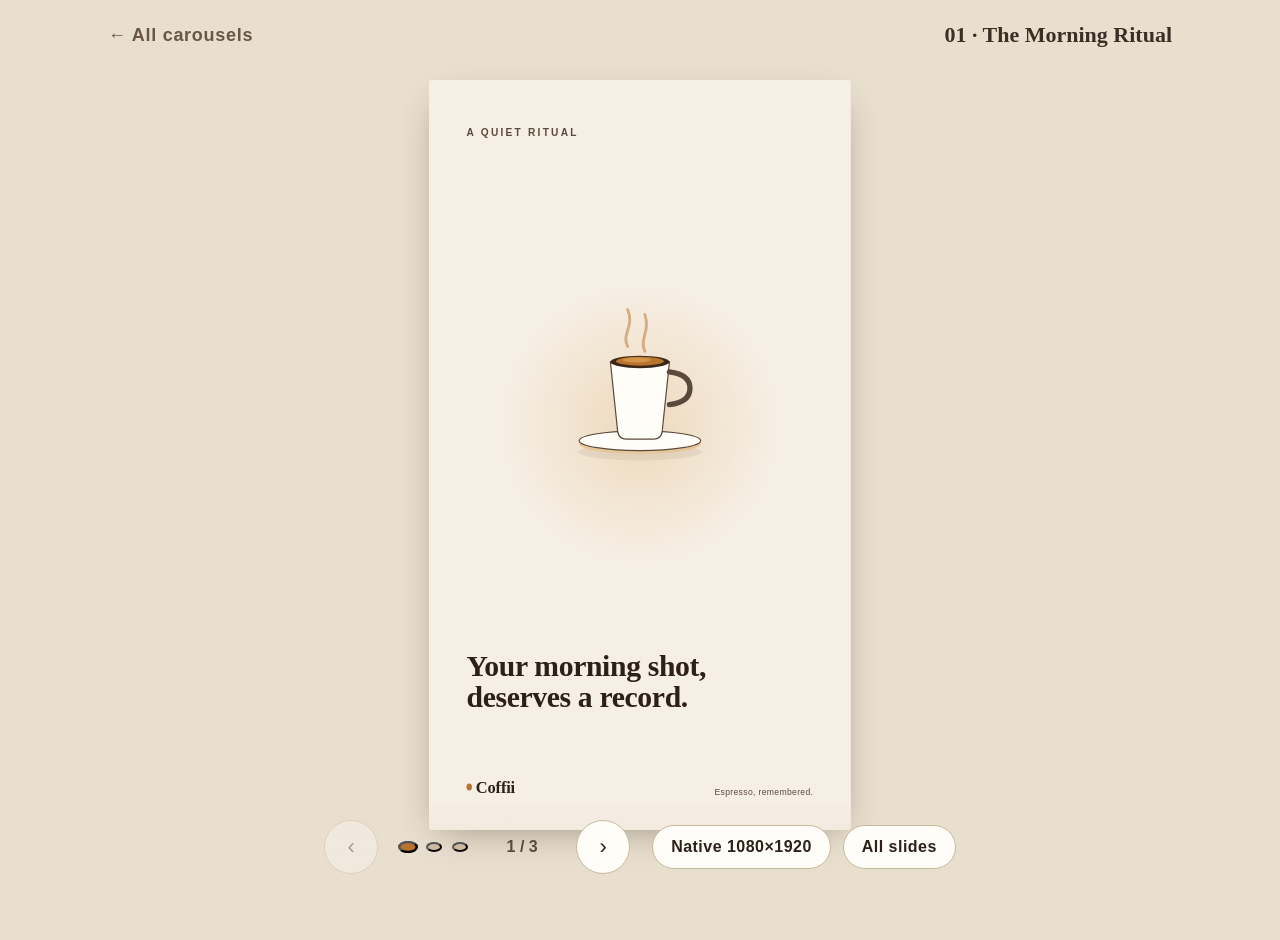
<file: Coffii/marketing/tiktok-carousels/carousel-01.html>
<!doctype html>
<html lang="en">
<head>
<meta charset="utf-8">
<meta name="viewport" content="width=device-width, initial-scale=1">
<title>Coffii · 01 — The Morning Ritual</title>
<link rel="stylesheet" href="assets/styles.css">
</head>
<body>
<div class="topbar">
  <a class="topbar__back" href="index.html">← All carousels</a>
  <div class="topbar__title">01 · The Morning Ritual</div>
</div>
<div class="stage-wrap">
  <div class="stage-frame">
    <div class="stage">

      <!-- Slide 1 — Hook -->
      <section class="slide is-active">
        <div class="slide__inner">
          <span class="eyebrow">A quiet ritual</span>
          <div style="position:absolute; left:50%; top:46%; transform:translate(-50%,-50%); width:760px; height:760px; background:radial-gradient(circle, rgba(231,199,154,.55) 0%, rgba(231,199,154,0) 66%); pointer-events:none;"></div>
          <div style="position:absolute; left:50%; top:40%; transform:translate(-50%,-50%);">
            <svg viewBox="0 0 400 460" width="420" xmlns="http://www.w3.org/2000/svg" aria-hidden="true">
              <ellipse cx="200" cy="408" rx="150" ry="20" fill="#000" opacity=".06"/>
              <ellipse cx="200" cy="388" rx="148" ry="24" fill="#E7C79A"/>
              <ellipse cx="200" cy="380" rx="148" ry="24" fill="#FFFDF8" stroke="#5A4A3C" stroke-width="3"/>
              <path d="M128 188 L146 360 Q150 376 166 376 L234 376 Q250 376 254 360 L272 188 Z" fill="#FFFDF8" stroke="#5A4A3C" stroke-width="3"/>
              <path d="M272 212 Q322 218 322 252 Q322 286 272 292" fill="none" stroke="#5A4A3C" stroke-width="13" stroke-linecap="round"/>
              <ellipse cx="200" cy="188" rx="72" ry="15" fill="#3a2718"/>
              <ellipse cx="200" cy="186" rx="58" ry="11" fill="#B8732E"/>
              <ellipse cx="192" cy="183" rx="34" ry="6" fill="#D89A4E" opacity=".85"/>
              <g fill="none" stroke="#B8732E" stroke-width="7" stroke-linecap="round" opacity=".5">
                <path d="M170 150 C154 120 188 100 170 60"/>
                <path d="M212 162 C198 132 226 112 212 72"/>
              </g>
            </svg>
          </div>
          <div style="position:absolute; left:96px; right:96px; bottom:300px;">
            <h1 class="serif serif--md">Your morning shot,<br>deserves a record.</h1>
          </div>
        </div>
        <div class="footer">
          <span class="wordmark"><span class="wordmark__bean"></span>Coffii</span>
          <span class="tagline">Espresso, remembered.</span>
        </div>
      </section>

      <!-- Slide 2 — Value -->
      <section class="slide">
        <div class="slide__inner">
          <span class="eyebrow">Log it in seconds</span>
          <div style="position:absolute; left:96px; top:300px;">
            <svg viewBox="0 0 400 460" width="300" xmlns="http://www.w3.org/2000/svg" aria-hidden="true">
              <ellipse cx="200" cy="408" rx="150" ry="20" fill="#000" opacity=".06"/>
              <ellipse cx="200" cy="388" rx="148" ry="24" fill="#E7C79A"/>
              <ellipse cx="200" cy="380" rx="148" ry="24" fill="#FFFDF8" stroke="#5A4A3C" stroke-width="3"/>
              <path d="M128 188 L146 360 Q150 376 166 376 L234 376 Q250 376 254 360 L272 188 Z" fill="#FFFDF8" stroke="#5A4A3C" stroke-width="3"/>
              <path d="M272 212 Q322 218 322 252 Q322 286 272 292" fill="none" stroke="#5A4A3C" stroke-width="13" stroke-linecap="round"/>
              <ellipse cx="200" cy="188" rx="72" ry="15" fill="#3a2718"/>
              <ellipse cx="200" cy="186" rx="58" ry="11" fill="#B8732E"/>
              <ellipse cx="192" cy="183" rx="34" ry="6" fill="#D89A4E" opacity=".85"/>
              <g fill="none" stroke="#B8732E" stroke-width="7" stroke-linecap="round" opacity=".45">
                <path d="M170 150 C154 120 188 100 170 60"/>
                <path d="M212 162 C198 132 226 112 212 72"/>
              </g>
            </svg>
          </div>
          <div style="position:absolute; right:96px; top:360px; width:460px;">
            <div class="surface" style="padding:34px 36px;">
              <span class="eyebrow" style="font-size:22px;">Last good pull</span>
              <div style="display:flex; align-items:baseline; gap:14px; margin-top:14px;">
                <span class="serif" style="font-size:42px;">Balanced</span>
                <span style="color:var(--ink-soft); font-size:24px;">· 25.0s</span>
              </div>
              <div style="display:flex; gap:10px; margin-top:22px;">
                <span class="chip" style="font-size:22px; padding:12px 20px;">18 → 36g</span>
                <span class="chip" style="font-size:22px; padding:12px 20px;">1 : 2</span>
              </div>
              <div style="margin-top:26px; padding-top:22px; border-top:1px solid var(--line); color:var(--ink-soft); font-size:23px;">Day 5 off roast · Ethiopia</div>
            </div>
          </div>
          <div style="position:absolute; left:96px; right:96px; bottom:300px;">
            <h2 class="serif serif--md">Pull a shot. Time it.<br>Tag it. Done.</h2>
          </div>
        </div>
        <div class="footer">
          <span class="wordmark"><span class="wordmark__bean"></span>Coffii</span>
          <span class="tagline">Espresso, remembered.</span>
        </div>
      </section>

      <!-- Slide 3 — CTA -->
      <section class="slide">
        <div class="slide__inner">
          <span class="eyebrow">Every shot, remembered</span>
          <div style="position:absolute; left:120px; top:430px;">
            <svg viewBox="0 0 400 460" width="340" xmlns="http://www.w3.org/2000/svg" aria-hidden="true">
              <ellipse cx="200" cy="408" rx="150" ry="20" fill="#000" opacity=".06"/>
              <ellipse cx="200" cy="388" rx="148" ry="24" fill="#E7C79A"/>
              <ellipse cx="200" cy="380" rx="148" ry="24" fill="#FFFDF8" stroke="#5A4A3C" stroke-width="3"/>
              <path d="M128 188 L146 360 Q150 376 166 376 L234 376 Q250 376 254 360 L272 188 Z" fill="#FFFDF8" stroke="#5A4A3C" stroke-width="3"/>
              <path d="M272 212 Q322 218 322 252 Q322 286 272 292" fill="none" stroke="#5A4A3C" stroke-width="13" stroke-linecap="round"/>
              <ellipse cx="200" cy="188" rx="72" ry="15" fill="#3a2718"/>
              <ellipse cx="200" cy="186" rx="58" ry="11" fill="#B8732E"/>
              <ellipse cx="192" cy="183" rx="34" ry="6" fill="#D89A4E" opacity=".85"/>
              <g fill="none" stroke="#B8732E" stroke-width="7" stroke-linecap="round" opacity=".45">
                <path d="M170 150 C154 120 188 100 170 60"/>
              </g>
            </svg>
          </div>
          <div style="position:absolute; right:110px; top:380px; width:430px; transform:rotate(3deg);">
            <div class="sir">
              <div class="sir__eyebrow">Shot in review</div>
              <div class="sir__title">Balanced</div>
              <div class="sir__sub">Ethiopia · Medium-Light</div>
              <div class="sir__rows">
                <div class="sir__row"><span class="sir__k">Time</span><span class="sir__v">25.0s</span></div>
                <div class="sir__row"><span class="sir__k">Dose</span><span class="sir__v">18 → 36g</span></div>
              </div>
            </div>
          </div>
          <div style="position:absolute; left:96px; right:96px; bottom:330px;">
            <h2 class="serif serif--md">Start your shot log.</h2>
            <div style="margin-top:40px;">
              <span class="cta">Coffii — on the App Store</span>
            </div>
          </div>
        </div>
        <div class="footer">
          <span class="wordmark"><span class="wordmark__bean"></span>Coffii</span>
          <span class="tagline">Espresso, remembered.</span>
        </div>
      </section>

    </div>
  </div>
</div>
<div class="controls">
  <button class="navbtn navbtn--prev" aria-label="Previous">‹</button>
  <div class="dots"></div>
  <span class="counter">1 / 3</span>
  <button class="navbtn navbtn--next" aria-label="Next">›</button>
  <div class="modebtns">
    <button class="modebtn modebtn--native">Native 1080×1920</button>
    <button class="modebtn modebtn--all">All slides</button>
  </div>
</div>
<script src="assets/viewer.js"></script>
</body>
</html>
</file>
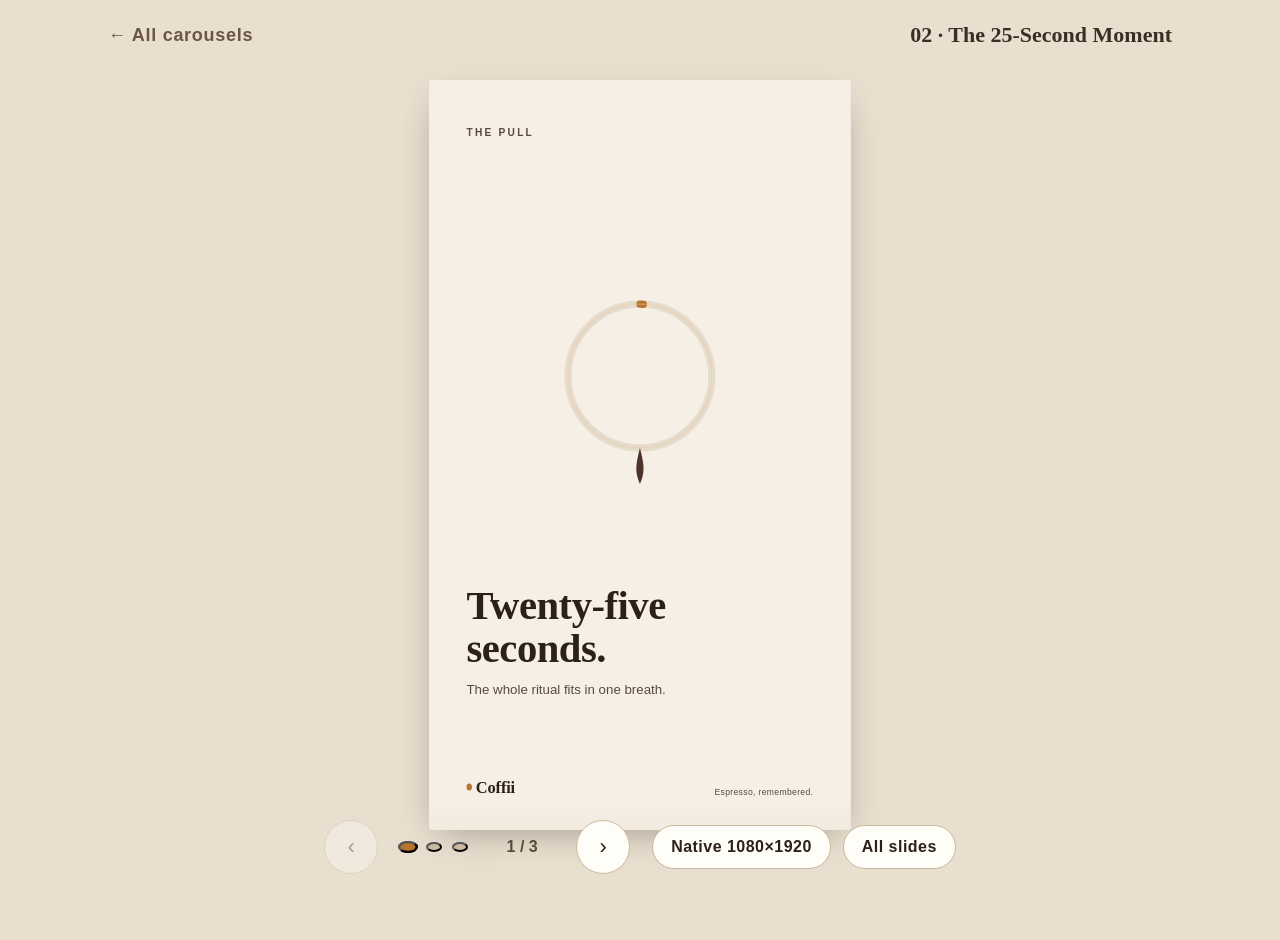
<file: Coffii/marketing/tiktok-carousels/carousel-02.html>
<!doctype html>
<html lang="en">
<head>
<meta charset="utf-8">
<meta name="viewport" content="width=device-width, initial-scale=1">
<title>Coffii · 02 — The 25-Second Moment</title>
<link rel="stylesheet" href="assets/styles.css">
</head>
<body>
<div class="topbar">
  <a class="topbar__back" href="index.html">← All carousels</a>
  <div class="topbar__title">02 · The 25-Second Moment</div>
</div>
<div class="stage-wrap">
  <div class="stage-frame">
    <div class="stage">

      <!-- Slide 1 — Hook -->
      <section class="slide is-active">
        <div class="slide__inner">
          <span class="eyebrow">The pull</span>
          <div style="position:absolute; left:50%; top:42%; transform:translate(-50%,-50%);">
            <svg viewBox="0 0 300 360" width="460" xmlns="http://www.w3.org/2000/svg" aria-hidden="true">
              <circle cx="150" cy="150" r="120" fill="none" stroke="#E6DCCD" stroke-width="12"/>
              <circle cx="150" cy="150" r="120" fill="none" stroke="#B8732E" stroke-width="12" stroke-linecap="round" stroke-dasharray="6 748" transform="rotate(-90 150 150)"/>
              <circle cx="150" cy="150" r="120" fill="none" stroke="#E7C79A" stroke-width="2" opacity=".5"/>
              <path d="M150 270 C142 300 142 312 150 330 C158 312 158 300 150 270 Z" fill="#4A3528"/>
            </svg>
          </div>
          <div style="position:absolute; left:96px; right:96px; bottom:300px;">
            <h1 class="serif serif--lg">Twenty-five<br>seconds.</h1>
            <p class="lede" style="margin-top:30px;">The whole ritual fits in one breath.</p>
          </div>
        </div>
        <div class="footer">
          <span class="wordmark"><span class="wordmark__bean"></span>Coffii</span>
          <span class="tagline">Espresso, remembered.</span>
        </div>
      </section>

      <!-- Slide 2 — Value -->
      <section class="slide">
        <div class="slide__inner">
          <span class="eyebrow">Live timer</span>
          <div style="position:absolute; left:50%; top:38%; transform:translate(-50%,-50%);">
            <svg viewBox="0 0 300 420" width="460" xmlns="http://www.w3.org/2000/svg" aria-hidden="true">
              <circle cx="150" cy="150" r="120" fill="none" stroke="#E6DCCD" stroke-width="12"/>
              <circle cx="150" cy="150" r="120" fill="none" stroke="#B8732E" stroke-width="12" stroke-linecap="round" stroke-dasharray="452 302" transform="rotate(-90 150 150)"/>
              <path d="M150 272 C142 300 142 312 150 330 C158 312 158 300 150 272 Z" fill="#4A3528"/>
              <rect x="146" y="332" width="8" height="56" rx="4" fill="#4A3528"/>
              <ellipse cx="150" cy="402" rx="40" ry="10" fill="#3a2718"/>
            </svg>
          </div>
          <div style="position:absolute; left:96px; right:96px; bottom:280px;">
            <div class="serif" style="font-size:208px; line-height:1; color:var(--espresso); font-variant-numeric:tabular-nums; letter-spacing:-.02em;">15.0</div>
            <h2 class="serif serif--sm" style="margin-top:24px;">No fumbling with<br>your phone’s clock.</h2>
          </div>
        </div>
        <div class="footer">
          <span class="wordmark"><span class="wordmark__bean"></span>Coffii</span>
          <span class="tagline">Espresso, remembered.</span>
        </div>
      </section>

      <!-- Slide 3 — CTA -->
      <section class="slide">
        <div class="slide__inner">
          <span class="eyebrow">Stop. Log. Share.</span>
          <div style="position:absolute; left:50%; top:44%; transform:translate(-50%,-50%);">
            <svg viewBox="0 0 400 460" width="420" xmlns="http://www.w3.org/2000/svg" aria-hidden="true">
              <circle cx="200" cy="140" r="92" fill="none" stroke="#B8732E" stroke-width="12" stroke-linecap="round"/>
              <path d="M200 236 C192 264 192 276 200 294 C208 276 208 264 200 236 Z" fill="#4A3528" opacity=".25"/>
              <ellipse cx="200" cy="408" rx="150" ry="20" fill="#000" opacity=".06"/>
              <ellipse cx="200" cy="388" rx="148" ry="24" fill="#E7C79A"/>
              <ellipse cx="200" cy="380" rx="148" ry="24" fill="#FFFDF8" stroke="#5A4A3C" stroke-width="3"/>
              <path d="M128 188 L146 360 Q150 376 166 376 L234 376 Q250 376 254 360 L272 188 Z" fill="#FFFDF8" stroke="#5A4A3C" stroke-width="3"/>
              <path d="M272 212 Q322 218 322 252 Q322 286 272 292" fill="none" stroke="#5A4A3C" stroke-width="13" stroke-linecap="round"/>
              <ellipse cx="200" cy="188" rx="72" ry="15" fill="#3a2718"/>
              <ellipse cx="200" cy="186" rx="58" ry="11" fill="#B8732E"/>
              <ellipse cx="192" cy="183" rx="34" ry="6" fill="#D89A4E" opacity=".85"/>
            </svg>
          </div>
          <div style="position:absolute; left:96px; right:96px; bottom:300px;">
            <h2 class="serif serif--md">The moment,<br>captured.</h2>
            <div style="margin-top:40px;">
              <span class="cta">Coffii — on the App Store</span>
            </div>
          </div>
        </div>
        <div class="footer">
          <span class="wordmark"><span class="wordmark__bean"></span>Coffii</span>
          <span class="tagline">Espresso, remembered.</span>
        </div>
      </section>

    </div>
  </div>
</div>
<div class="controls">
  <button class="navbtn navbtn--prev" aria-label="Previous">‹</button>
  <div class="dots"></div>
  <span class="counter">1 / 3</span>
  <button class="navbtn navbtn--next" aria-label="Next">›</button>
  <div class="modebtns">
    <button class="modebtn modebtn--native">Native 1080×1920</button>
    <button class="modebtn modebtn--all">All slides</button>
  </div>
</div>
<script src="assets/viewer.js"></script>
</body>
</html>
</file>
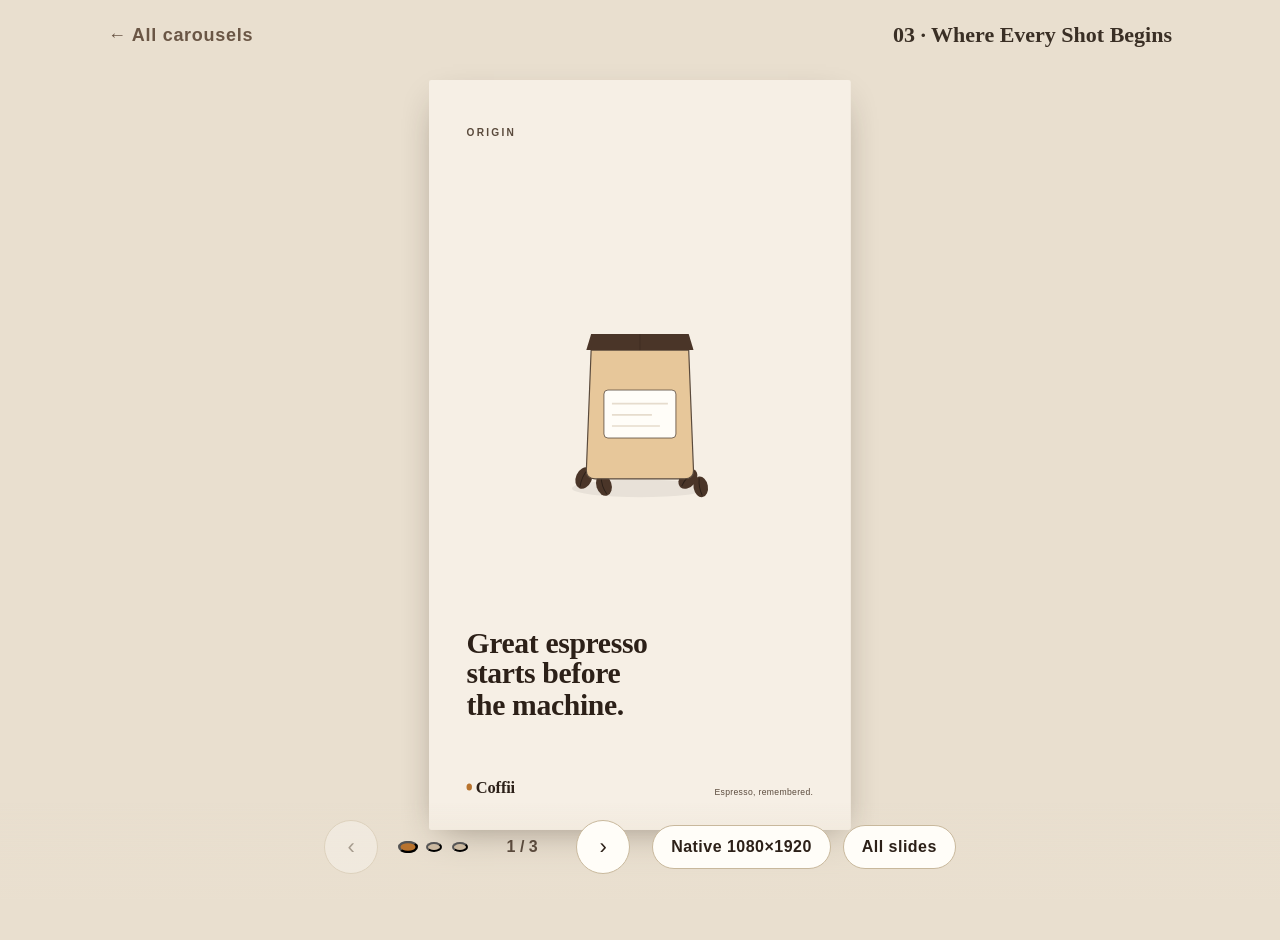
<file: Coffii/marketing/tiktok-carousels/carousel-03.html>
<!doctype html>
<html lang="en">
<head>
<meta charset="utf-8">
<meta name="viewport" content="width=device-width, initial-scale=1">
<title>Coffii · 03 — Where Every Shot Begins</title>
<link rel="stylesheet" href="assets/styles.css">
</head>
<body>
<div class="topbar">
  <a class="topbar__back" href="index.html">← All carousels</a>
  <div class="topbar__title">03 · Where Every Shot Begins</div>
</div>
<div class="stage-wrap">
  <div class="stage-frame">
    <div class="stage">

      <!-- Slide 1 — Hook -->
      <section class="slide is-active">
        <div class="slide__inner">
          <span class="eyebrow">Origin</span>
          <div style="position:absolute; left:50%; top:42%; transform:translate(-50%,-50%);">
            <svg viewBox="0 0 420 520" width="430" xmlns="http://www.w3.org/2000/svg" aria-hidden="true">
              <ellipse cx="210" cy="496" rx="170" ry="22" fill="#000" opacity=".06"/>
              <!-- scattered beans -->
              <g fill="#4A3528">
                <g transform="translate(70 470) rotate(24)"><ellipse rx="20" ry="28"/><path d="M0 -24 Q-7 0 0 24" fill="none" stroke="#2C2018" stroke-width="2.5"/></g>
                <g transform="translate(120 488) rotate(-18)"><ellipse rx="19" ry="27"/><path d="M0 -23 Q-7 0 0 23" fill="none" stroke="#2C2018" stroke-width="2.5"/></g>
                <g transform="translate(330 472) rotate(40)"><ellipse rx="20" ry="28"/><path d="M0 -24 Q-7 0 0 24" fill="none" stroke="#2C2018" stroke-width="2.5"/></g>
                <g transform="translate(362 492) rotate(-10)"><ellipse rx="18" ry="26"/><path d="M0 -22 Q-6 0 0 22" fill="none" stroke="#2C2018" stroke-width="2.5"/></g>
              </g>
              <!-- bag body -->
              <path d="M88 150 L332 150 L344 452 Q344 472 322 472 L98 472 Q76 472 76 452 Z" fill="#E7C79A" stroke="#5A4A3C" stroke-width="3"/>
              <!-- top fold -->
              <path d="M76 150 L88 110 L332 110 L344 150 Z" fill="#4A3528"/>
              <path d="M210 110 L210 150" stroke="#2C2018" stroke-width="2" opacity=".4"/>
              <!-- label -->
              <rect x="120" y="250" width="180" height="120" rx="10" fill="#FFFDF8" stroke="#5A4A3C" stroke-width="2"/>
              <line x1="140" y1="284" x2="280" y2="284" stroke="#E6DCCD" stroke-width="4"/>
              <line x1="140" y1="312" x2="240" y2="312" stroke="#E6DCCD" stroke-width="4"/>
              <line x1="140" y1="340" x2="260" y2="340" stroke="#E6DCCD" stroke-width="4"/>
            </svg>
          </div>
          <div style="position:absolute; left:96px; right:96px; bottom:280px;">
            <h1 class="serif serif--md">Great espresso<br>starts before<br>the machine.</h1>
          </div>
        </div>
        <div class="footer">
          <span class="wordmark"><span class="wordmark__bean"></span>Coffii</span>
          <span class="tagline">Espresso, remembered.</span>
        </div>
      </section>

      <!-- Slide 2 — Value -->
      <section class="slide">
        <div class="slide__inner">
          <span class="eyebrow">Track your beans</span>
          <div style="position:absolute; left:120px; top:300px;">
            <svg viewBox="0 0 420 520" width="320" xmlns="http://www.w3.org/2000/svg" aria-hidden="true">
              <ellipse cx="210" cy="496" rx="160" ry="20" fill="#000" opacity=".06"/>
              <path d="M88 150 L332 150 L344 452 Q344 472 322 472 L98 472 Q76 472 76 452 Z" fill="#E7C79A" stroke="#5A4A3C" stroke-width="3"/>
              <path d="M76 150 L88 110 L332 110 L344 150 Z" fill="#4A3528"/>
              <rect x="120" y="240" width="180" height="140" rx="10" fill="#FFFDF8" stroke="#5A4A3C" stroke-width="2"/>
              <text x="210" y="280" text-anchor="middle" font-family="ui-serif, Georgia, serif" font-size="26" fill="#2C2018" font-weight="600">Ethiopia</text>
              <text x="210" y="312" text-anchor="middle" font-family="ui-sans-serif, Helvetica, sans-serif" font-size="18" fill="#5A4A3C" letter-spacing="2">MEDIUM-LIGHT</text>
              <line x1="150" y1="328" x2="270" y2="328" stroke="#E6DCCD" stroke-width="3"/>
              <text x="210" y="362" text-anchor="middle" font-family="ui-sans-serif, Helvetica, sans-serif" font-size="20" fill="#B8732E" font-weight="600" letter-spacing="1">DAY 5 OFF ROAST</text>
            </svg>
          </div>
          <div style="position:absolute; right:96px; top:360px; width:420px;">
            <div class="surface" style="padding:34px 36px;">
              <span class="eyebrow" style="font-size:22px;">Kept per bean</span>
              <ul style="list-style:none; padding:0; margin:18px 0 0; font-size:27px; line-height:1.9; color:var(--ink);">
                <li>Roast date</li>
                <li>Origin &amp; roaster</li>
                <li>Days off roast</li>
                <li>Next-shot note</li>
              </ul>
            </div>
          </div>
          <div style="position:absolute; left:96px; right:96px; bottom:300px;">
            <h2 class="serif serif--sm">Everything that matters,<br>before you pull.</h2>
          </div>
        </div>
        <div class="footer">
          <span class="wordmark"><span class="wordmark__bean"></span>Coffii</span>
          <span class="tagline">Espresso, remembered.</span>
        </div>
      </section>

      <!-- Slide 3 — CTA -->
      <section class="slide">
        <div class="slide__inner">
          <span class="eyebrow">Never pull too early</span>
          <div style="position:absolute; left:50%; top:40%; transform:translate(-50%,-50%);">
            <svg viewBox="0 0 360 360" width="380" xmlns="http://www.w3.org/2000/svg" aria-hidden="true">
              <g fill="#4A3528">
                <g transform="translate(110 200) rotate(20)"><ellipse rx="24" ry="34"/><path d="M0 -29 Q-8 0 0 29" fill="none" stroke="#2C2018" stroke-width="3"/></g>
                <g transform="translate(180 240) rotate(-14)"><ellipse rx="24" ry="34"/><path d="M0 -29 Q-8 0 0 29" fill="none" stroke="#2C2018" stroke-width="3"/></g>
                <g transform="translate(250 198) rotate(34)"><ellipse rx="24" ry="34"/><path d="M0 -29 Q-8 0 0 29" fill="none" stroke="#2C2018" stroke-width="3"/></g>
              </g>
            </svg>
          </div>
          <div style="position:absolute; left:96px; right:96px; bottom:430px;">
            <div class="surface" style="padding:30px 34px; display:flex; align-items:center; gap:20px;">
              <svg viewBox="0 0 24 24" width="34" height="34" aria-hidden="true"><path d="M21 12.8A9 9 0 1 1 11.2 3 7 7 0 0 0 21 12.8Z" fill="#B8732E"/></svg>
              <div>
                <div style="font-size:22px; color:var(--ink-soft); letter-spacing:.16em; text-transform:uppercase; font-weight:600;">Resting</div>
                <div class="serif" style="font-size:34px; margin-top:2px;">Day 5 of 7 — let it rest<br>a little longer.</div>
              </div>
            </div>
          </div>
          <div style="position:absolute; left:96px; right:96px; bottom:280px;">
            <h2 class="serif serif--sm">Patience, gently<br>reminded.</h2>
            <div style="margin-top:34px;">
              <span class="cta">Coffii — on the App Store</span>
            </div>
          </div>
        </div>
        <div class="footer">
          <span class="wordmark"><span class="wordmark__bean"></span>Coffii</span>
          <span class="tagline">Espresso, remembered.</span>
        </div>
      </section>

    </div>
  </div>
</div>
<div class="controls">
  <button class="navbtn navbtn--prev" aria-label="Previous">‹</button>
  <div class="dots"></div>
  <span class="counter">1 / 3</span>
  <button class="navbtn navbtn--next" aria-label="Next">›</button>
  <div class="modebtns">
    <button class="modebtn modebtn--native">Native 1080×1920</button>
    <button class="modebtn modebtn--all">All slides</button>
  </div>
</div>
<script src="assets/viewer.js"></script>
</body>
</html>
</file>
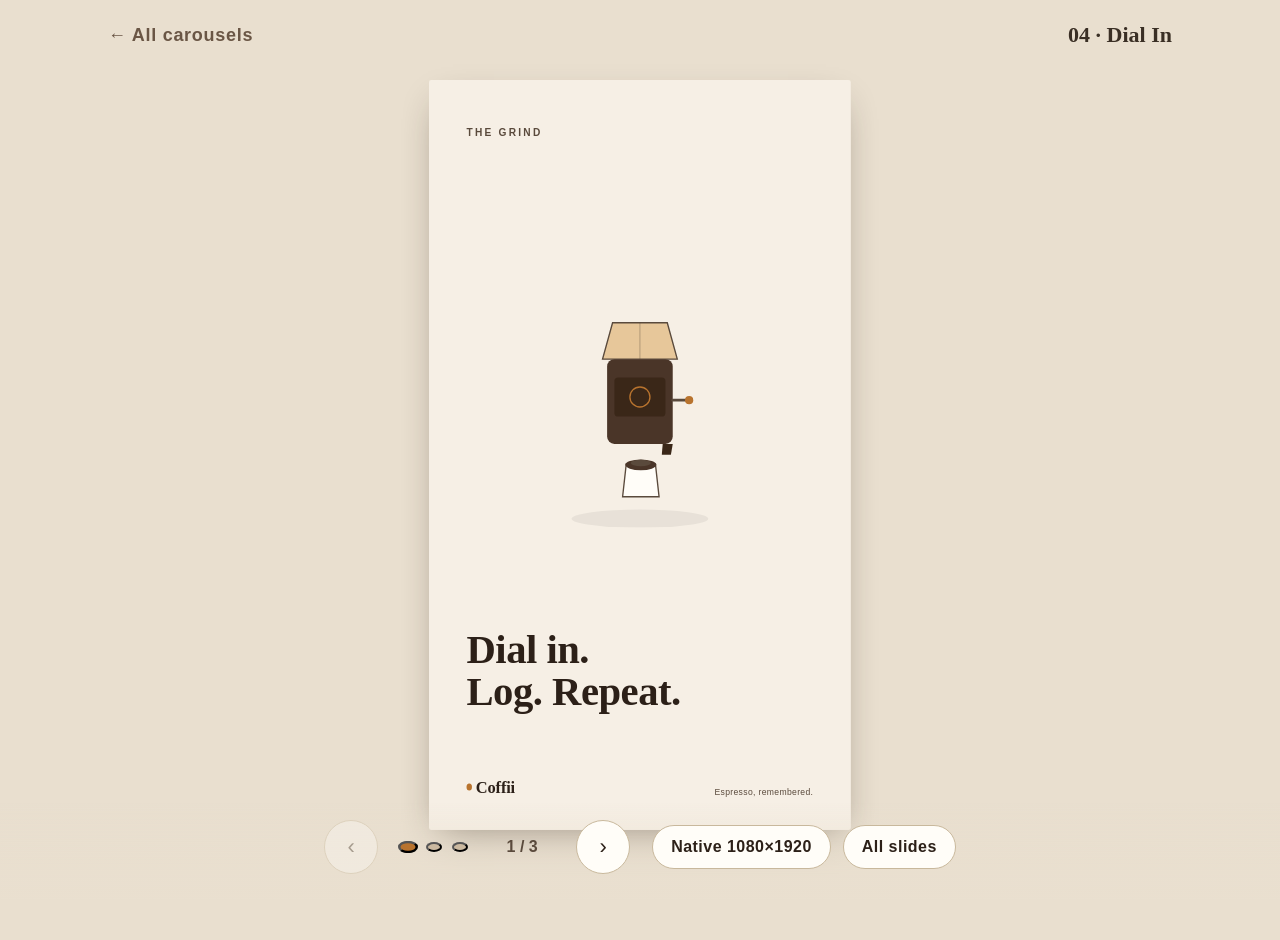
<file: Coffii/marketing/tiktok-carousels/carousel-04.html>
<!doctype html>
<html lang="en">
<head>
<meta charset="utf-8">
<meta name="viewport" content="width=device-width, initial-scale=1">
<title>Coffii · 04 — Dial In</title>
<link rel="stylesheet" href="assets/styles.css">
</head>
<body>
<div class="topbar">
  <a class="topbar__back" href="index.html">← All carousels</a>
  <div class="topbar__title">04 · Dial In</div>
</div>
<div class="stage-wrap">
  <div class="stage-frame">
    <div class="stage">

      <!-- Slide 1 — Hook -->
      <section class="slide is-active">
        <div class="slide__inner">
          <span class="eyebrow">The grind</span>
          <div style="position:absolute; left:50%; top:44%; transform:translate(-50%,-50%);">
            <svg viewBox="0 0 360 520" width="420" xmlns="http://www.w3.org/2000/svg" aria-hidden="true">
              <ellipse cx="180" cy="500" rx="150" ry="20" fill="#000" opacity=".06"/>
              <!-- hopper -->
              <path d="M120 70 L240 70 L262 150 L98 150 Z" fill="#E7C79A" stroke="#5A4A3C" stroke-width="3"/>
              <line x1="180" y1="70" x2="180" y2="150" stroke="#5A4A3C" stroke-width="2" opacity=".4"/>
              <!-- body -->
              <rect x="108" y="150" width="144" height="186" rx="16" fill="#4A3528"/>
              <rect x="124" y="190" width="112" height="86" rx="8" fill="#3a2718"/>
              <circle cx="180" cy="233" r="22" fill="none" stroke="#B8732E" stroke-width="3"/>
              <!-- spout -->
              <path d="M230 336 L252 336 L248 360 L228 360 Z" fill="#3a2718"/>
              <!-- crank -->
              <line x1="252" y1="240" x2="288" y2="240" stroke="#5A4A3C" stroke-width="6" stroke-linecap="round"/>
              <circle cx="288" cy="240" r="9" fill="#B8732E"/>
              <!-- dosing cup -->
              <path d="M150 380 L214 380 L222 452 L142 452 Z" fill="#FFFDF8" stroke="#5A4A3C" stroke-width="3"/>
              <ellipse cx="182" cy="382" rx="34" ry="12" fill="#4A3528"/>
              <ellipse cx="182" cy="378" rx="22" ry="7" fill="#5A4A3C"/>
            </svg>
          </div>
          <div style="position:absolute; left:96px; right:96px; bottom:300px;">
            <h1 class="serif serif--lg">Dial in.<br>Log. Repeat.</h1>
          </div>
        </div>
        <div class="footer">
          <span class="wordmark"><span class="wordmark__bean"></span>Coffii</span>
          <span class="tagline">Espresso, remembered.</span>
        </div>
      </section>

      <!-- Slide 2 — Value -->
      <section class="slide">
        <div class="slide__inner">
          <span class="eyebrow">Dose · Yield · Ratio</span>
          <div style="position:absolute; left:50%; top:40%; transform:translate(-50%,-50%);">
            <svg viewBox="0 0 520 520" width="560" xmlns="http://www.w3.org/2000/svg" aria-hidden="true">
              <defs>
                <pattern id="grounds" width="28" height="28" patternUnits="userSpaceOnUse">
                  <circle cx="7" cy="9" r="3.2" fill="#4A3528"/>
                  <circle cx="20" cy="21" r="2.6" fill="#5A4A3C"/>
                  <circle cx="15" cy="4" r="2" fill="#3a2718"/>
                  <circle cx="25" cy="13" r="2.2" fill="#5A4A3C"/>
                </pattern>
              </defs>
              <rect x="40" y="40" width="440" height="440" rx="36" fill="url(#grounds)"/>
              <rect x="40" y="40" width="440" height="440" rx="36" fill="none" stroke="#E6DCCD" stroke-width="3"/>
            </svg>
          </div>
          <div style="position:absolute; left:96px; right:96px; bottom:300px;">
            <div style="display:flex; gap:20px; margin-bottom:34px;">
              <span class="chip" style="font-size:28px; padding:18px 30px;"><span class="chip__dot"></span>18.0g in</span>
              <span class="chip" style="font-size:28px; padding:18px 30px;"><span class="chip__dot"></span>36.0g out</span>
              <span class="chip chip--on" style="font-size:28px; padding:18px 30px;">1 : 2</span>
            </div>
            <h2 class="serif serif--sm">Every variable,<br>in one place.</h2>
          </div>
        </div>
        <div class="footer">
          <span class="wordmark"><span class="wordmark__bean"></span>Coffii</span>
          <span class="tagline">Espresso, remembered.</span>
        </div>
      </section>

      <!-- Slide 3 — CTA -->
      <section class="slide">
        <div class="slide__inner">
          <span class="eyebrow">Remember the one that worked</span>
          <div style="position:absolute; left:120px; top:340px;">
            <svg viewBox="0 0 360 360" width="300" xmlns="http://www.w3.org/2000/svg" aria-hidden="true">
              <defs>
                <pattern id="grounds2" width="26" height="26" patternUnits="userSpaceOnUse">
                  <circle cx="7" cy="9" r="3" fill="#4A3528"/>
                  <circle cx="18" cy="19" r="2.4" fill="#5A4A3C"/>
                </pattern>
              </defs>
              <path d="M120 150 L240 150 L256 300 L104 300 Z" fill="#FFFDF8" stroke="#5A4A3C" stroke-width="3"/>
              <ellipse cx="180" cy="152" rx="62" ry="20" fill="url(#grounds2)"/>
            </svg>
          </div>
          <div style="position:absolute; right:110px; top:360px; width:430px; transform:rotate(-2.5deg);">
            <div class="sir">
              <div class="sir__eyebrow">Last good pull</div>
              <div class="sir__title">Balanced</div>
              <div class="sir__sub">18.0g · 25.0s · 1:2</div>
              <div class="sir__tags">
                <span class="chip chip--on" style="font-size:22px; padding:12px 20px;">Balanced</span>
                <span class="chip" style="font-size:22px; padding:12px 20px;">Sweet</span>
              </div>
            </div>
          </div>
          <div style="position:absolute; left:96px; right:96px; bottom:300px;">
            <h2 class="serif serif--sm">Find it again<br>tomorrow morning.</h2>
            <div style="margin-top:34px;">
              <span class="cta">Coffii — on the App Store</span>
            </div>
          </div>
        </div>
        <div class="footer">
          <span class="wordmark"><span class="wordmark__bean"></span>Coffii</span>
          <span class="tagline">Espresso, remembered.</span>
        </div>
      </section>

    </div>
  </div>
</div>
<div class="controls">
  <button class="navbtn navbtn--prev" aria-label="Previous">‹</button>
  <div class="dots"></div>
  <span class="counter">1 / 3</span>
  <button class="navbtn navbtn--next" aria-label="Next">›</button>
  <div class="modebtns">
    <button class="modebtn modebtn--native">Native 1080×1920</button>
    <button class="modebtn modebtn--all">All slides</button>
  </div>
</div>
<script src="assets/viewer.js"></script>
</body>
</html>
</file>
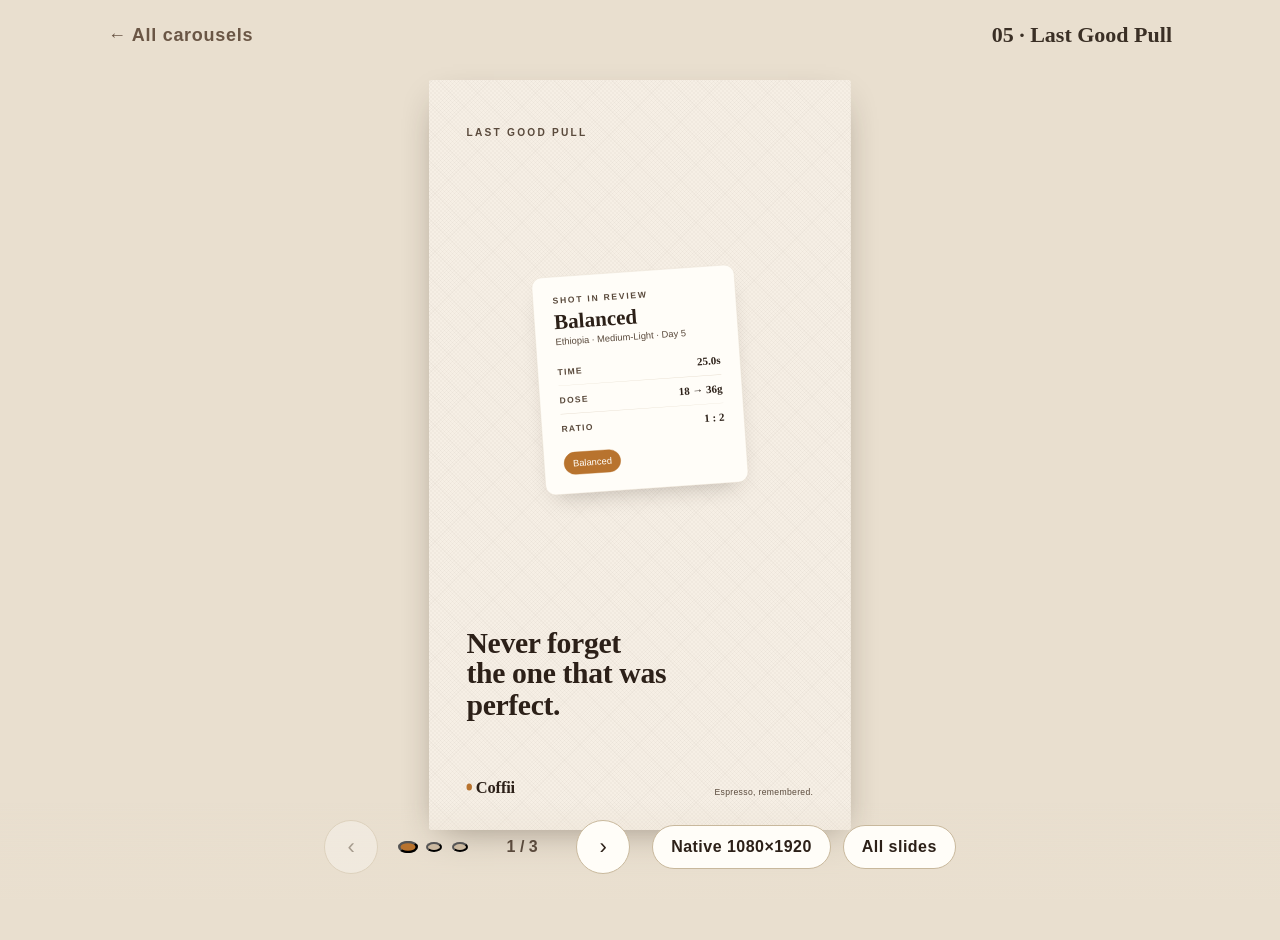
<file: Coffii/marketing/tiktok-carousels/carousel-05.html>
<!doctype html>
<html lang="en">
<head>
<meta charset="utf-8">
<meta name="viewport" content="width=device-width, initial-scale=1">
<title>Coffii · 05 — Last Good Pull</title>
<link rel="stylesheet" href="assets/styles.css">
</head>
<body>
<div class="topbar">
  <a class="topbar__back" href="index.html">← All carousels</a>
  <div class="topbar__title">05 · Last Good Pull</div>
</div>
<div class="stage-wrap">
  <div class="stage-frame">
    <div class="stage">

      <!-- Slide 1 — Hook -->
      <section class="slide is-active" style="background-image: repeating-linear-gradient(45deg, rgba(90,74,60,.035) 0 2px, transparent 2px 7px), repeating-linear-gradient(-45deg, rgba(90,74,60,.035) 0 2px, transparent 2px 7px);">
        <div class="slide__inner">
          <span class="eyebrow">Last good pull</span>
          <div style="position:absolute; left:50%; top:40%; transform:translate(-50%,-50%) rotate(-4deg); width:520px;">
            <div class="sir" style="padding:48px 50px;">
              <div class="sir__eyebrow">Shot in review</div>
              <div class="sir__title" style="font-size:54px;">Balanced</div>
              <div class="sir__sub">Ethiopia · Medium-Light · Day 5</div>
              <div class="sir__rows">
                <div class="sir__row"><span class="sir__k">Time</span><span class="sir__v">25.0s</span></div>
                <div class="sir__row"><span class="sir__k">Dose</span><span class="sir__v">18 → 36g</span></div>
                <div class="sir__row"><span class="sir__k">Ratio</span><span class="sir__v">1 : 2</span></div>
              </div>
              <div class="sir__tags">
                <span class="chip chip--on" style="font-size:24px; padding:14px 22px;">Balanced</span>
              </div>
            </div>
          </div>
          <div style="position:absolute; left:96px; right:96px; bottom:280px;">
            <h1 class="serif serif--md">Never forget<br>the one that was<br>perfect.</h1>
          </div>
        </div>
        <div class="footer">
          <span class="wordmark"><span class="wordmark__bean"></span>Coffii</span>
          <span class="tagline">Espresso, remembered.</span>
        </div>
      </section>

      <!-- Slide 2 — Value -->
      <section class="slide" style="background-image: repeating-linear-gradient(45deg, rgba(90,74,60,.035) 0 2px, transparent 2px 7px), repeating-linear-gradient(-45deg, rgba(90,74,60,.035) 0 2px, transparent 2px 7px);">
        <div class="slide__inner">
          <span class="eyebrow">Your best, pinned</span>
          <div style="position:absolute; left:50%; top:42%; transform:translate(-50%,-50%) rotate(2deg); width:620px;">
            <div class="sir" style="padding:54px 56px;">
              <div class="sir__eyebrow" style="font-size:24px;">Shot in review</div>
              <div class="sir__title" style="font-size:64px;">Balanced</div>
              <div class="sir__sub" style="font-size:27px;">Ethiopia · Medium-Light · Day 5 off roast</div>
              <div class="sir__rows" style="margin-top:32px;">
                <div class="sir__row" style="font-size:32px;"><span class="sir__k">Time</span><span class="sir__v">25.0s</span></div>
                <div class="sir__row" style="font-size:32px;"><span class="sir__k">Dose</span><span class="sir__v">18 → 36g</span></div>
                <div class="sir__row" style="font-size:32px;"><span class="sir__k">Ratio</span><span class="sir__v">1 : 2</span></div>
                <div class="sir__row" style="font-size:32px;"><span class="sir__k">Taste</span><span class="sir__v" style="color:var(--crema);">Balanced</span></div>
              </div>
            </div>
          </div>
          <div style="position:absolute; left:96px; right:96px; bottom:300px;">
            <h2 class="serif serif--sm">It stays at the top,<br>ready to re-share.</h2>
          </div>
        </div>
        <div class="footer">
          <span class="wordmark"><span class="wordmark__bean"></span>Coffii</span>
          <span class="tagline">Espresso, remembered.</span>
        </div>
      </section>

      <!-- Slide 3 — CTA -->
      <section class="slide" style="background-image: repeating-linear-gradient(45deg, rgba(90,74,60,.035) 0 2px, transparent 2px 7px), repeating-linear-gradient(-45deg, rgba(90,74,60,.035) 0 2px, transparent 2px 7px);">
        <div class="slide__inner">
          <span class="eyebrow">Pass it to a friend</span>
          <div style="position:absolute; left:140px; top:380px; transform:rotate(-3deg); width:440px;">
            <div class="sir">
              <div class="sir__eyebrow">Shot in review</div>
              <div class="sir__title">Balanced</div>
              <div class="sir__sub">25.0s · 1 : 2</div>
              <div class="sir__tags">
                <span class="chip chip--on" style="font-size:22px; padding:12px 20px;">Balanced</span>
              </div>
            </div>
          </div>
          <div style="position:absolute; right:150px; top:430px;">
            <svg viewBox="0 0 160 160" width="180" xmlns="http://www.w3.org/2000/svg" aria-hidden="true">
              <circle cx="80" cy="80" r="76" fill="#E7C79A"/>
              <path d="M80 36 L80 104 M80 36 L58 58 M80 36 L102 58" fill="none" stroke="#2C2018" stroke-width="9" stroke-linecap="round" stroke-linejoin="round"/>
              <path d="M44 92 L44 124 Q44 132 52 132 L108 132 Q116 132 116 124 L116 92" fill="none" stroke="#2C2018" stroke-width="9" stroke-linecap="round" stroke-linejoin="round"/>
            </svg>
          </div>
          <div style="position:absolute; left:96px; right:96px; bottom:300px;">
            <h2 class="serif serif--sm">Share the recipe.<br>Not just the photo.</h2>
            <div style="margin-top:34px;">
              <span class="cta">Coffii — on the App Store</span>
            </div>
          </div>
        </div>
        <div class="footer">
          <span class="wordmark"><span class="wordmark__bean"></span>Coffii</span>
          <span class="tagline">Espresso, remembered.</span>
        </div>
      </section>

    </div>
  </div>
</div>
<div class="controls">
  <button class="navbtn navbtn--prev" aria-label="Previous">‹</button>
  <div class="dots"></div>
  <span class="counter">1 / 3</span>
  <button class="navbtn navbtn--next" aria-label="Next">›</button>
  <div class="modebtns">
    <button class="modebtn modebtn--native">Native 1080×1920</button>
    <button class="modebtn modebtn--all">All slides</button>
  </div>
</div>
<script src="assets/viewer.js"></script>
</body>
</html>
</file>
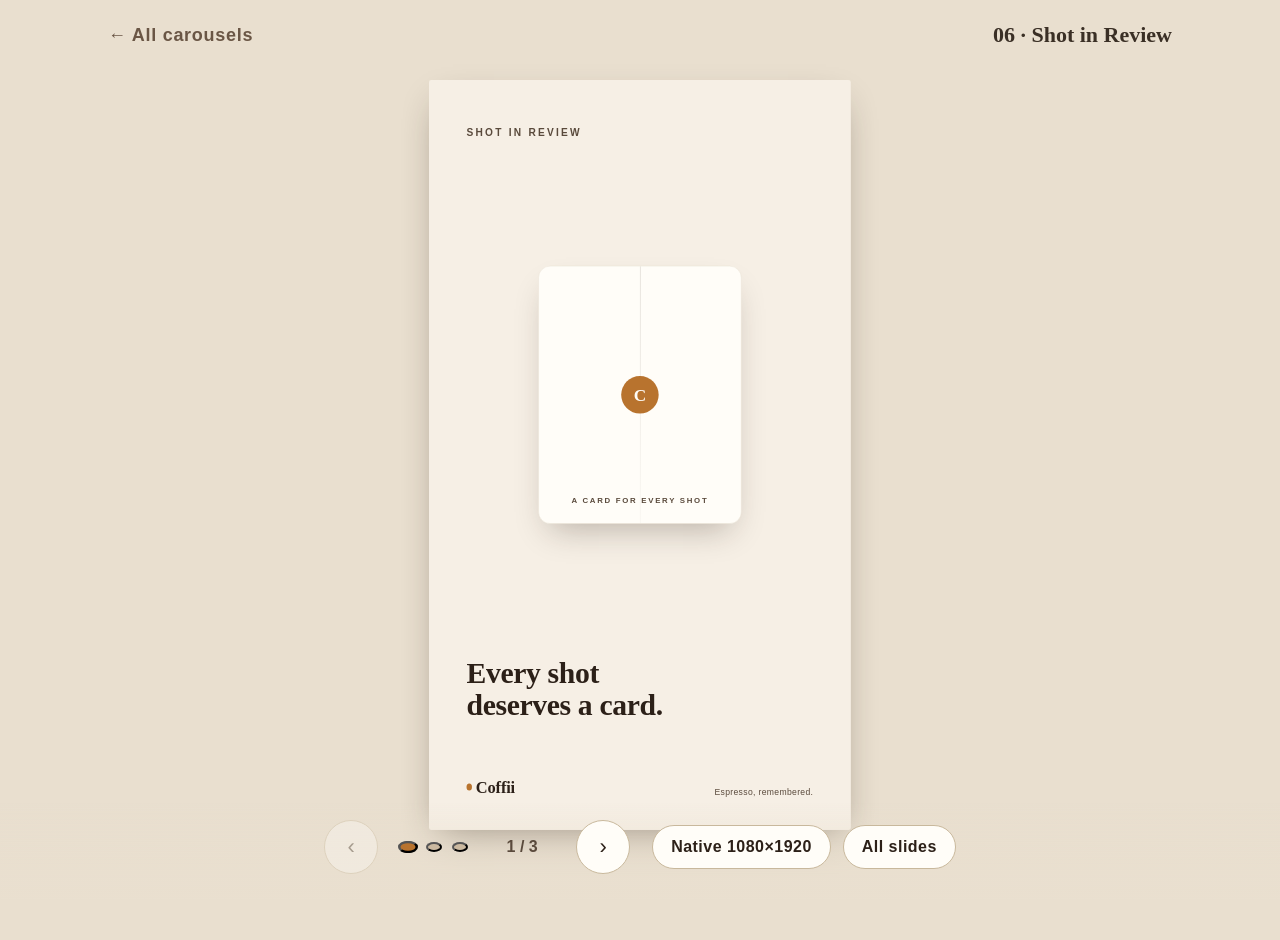
<file: Coffii/marketing/tiktok-carousels/carousel-06.html>
<!doctype html>
<html lang="en">
<head>
<meta charset="utf-8">
<meta name="viewport" content="width=device-width, initial-scale=1">
<title>Coffii · 06 — Shot in Review</title>
<link rel="stylesheet" href="assets/styles.css">
</head>
<body>
<div class="topbar">
  <a class="topbar__back" href="index.html">← All carousels</a>
  <div class="topbar__title">06 · Shot in Review</div>
</div>
<div class="stage-wrap">
  <div class="stage-frame">
    <div class="stage">

      <!-- Slide 1 — Hook (closed card) -->
      <section class="slide is-active">
        <div class="slide__inner">
          <span class="eyebrow">Shot in review</span>
          <div style="position:absolute; left:50%; top:42%; transform:translate(-50%,-50%);">
            <div style="width:520px; height:660px; background:var(--paper); border:1.5px solid var(--line); border-radius:30px; box-shadow:0 40px 80px -30px rgba(40,28,18,.3); position:relative; overflow:hidden;">
              <div style="position:absolute; left:50%; top:0; bottom:0; width:2px; background:linear-gradient(to bottom, rgba(90,74,60,.18), rgba(90,74,60,.04));"></div>
              <div style="position:absolute; left:50%; top:50%; transform:translate(-50%,-50%); width:96px; height:96px; border-radius:50%; background:var(--crema); display:flex; align-items:center; justify-content:center;">
                <span style="font-family:var(--serif); font-weight:700; color:var(--paper); font-size:44px;">C</span>
              </div>
              <div style="position:absolute; left:0; right:0; bottom:48px; text-align:center; font-family:var(--sans); font-size:20px; color:var(--ink-soft); letter-spacing:.22em; text-transform:uppercase; font-weight:600;">A card for every shot</div>
            </div>
          </div>
          <div style="position:absolute; left:96px; right:96px; bottom:280px;">
            <h1 class="serif serif--md">Every shot<br>deserves a card.</h1>
          </div>
        </div>
        <div class="footer">
          <span class="wordmark"><span class="wordmark__bean"></span>Coffii</span>
          <span class="tagline">Espresso, remembered.</span>
        </div>
      </section>

      <!-- Slide 2 — Value (reveal) -->
      <section class="slide">
        <div class="slide__inner">
          <span class="eyebrow">Auto-generated</span>
          <div style="position:absolute; left:50%; top:42%; transform:translate(-50%,-50%); width:560px; height:680px;">
            <!-- card behind -->
            <div class="sir" style="position:absolute; left:30px; top:20px; right:30px; bottom:20px; padding:48px 50px;">
              <div class="sir__eyebrow">Shot in review</div>
              <div class="sir__title" style="font-size:54px;">Balanced</div>
              <div class="sir__sub">Ethiopia · Medium-Light</div>
              <div class="sir__rows">
                <div class="sir__row"><span class="sir__k">Time</span><span class="sir__v">25.0s</span></div>
                <div class="sir__row"><span class="sir__k">Dose</span><span class="sir__v">18 → 36g</span></div>
              </div>
            </div>
            <!-- left flap -->
            <div style="position:absolute; left:-80px; top:0; width:300px; height:680px; background:var(--paper); border:1.5px solid var(--line); border-radius:30px 0 0 30px; box-shadow:-20px 30px 50px -24px rgba(40,28,18,.28), inset -14px 0 22px -10px rgba(40,28,18,.18);"></div>
            <!-- right flap -->
            <div style="position:absolute; right:-80px; top:0; width:300px; height:680px; background:var(--paper); border:1.5px solid var(--line); border-radius:0 30px 30px 0; box-shadow:20px 30px 50px -24px rgba(40,28,18,.28), inset 14px 0 22px -10px rgba(40,28,18,.18);"></div>
          </div>
          <div style="position:absolute; left:96px; right:96px; bottom:280px;">
            <h2 class="serif serif--sm">No design. No typing.<br>Just your numbers,<br>beautifully.</h2>
          </div>
        </div>
        <div class="footer">
          <span class="wordmark"><span class="wordmark__bean"></span>Coffii</span>
          <span class="tagline">Espresso, remembered.</span>
        </div>
      </section>

      <!-- Slide 3 — CTA (finished card) -->
      <section class="slide">
        <div class="slide__inner">
          <span class="eyebrow">Built to be shared</span>
          <div style="position:absolute; left:50%; top:44%; transform:translate(-50%,-50%); width:540px;">
            <div class="sir" style="padding:50px 52px;">
              <div style="display:flex; justify-content:space-between; align-items:baseline;">
                <div class="sir__eyebrow">Shot in review</div>
                <span style="font-family:var(--sans); font-size:20px; color:var(--ink-soft); letter-spacing:.18em; text-transform:uppercase;">№ 042</span>
              </div>
              <div class="sir__title" style="font-size:62px; margin-top:14px;">Balanced</div>
              <div class="sir__sub" style="font-size:26px;">Ethiopia · Medium-Light · Day 5</div>
              <div class="sir__rows" style="margin-top:30px;">
                <div class="sir__row" style="font-size:31px;"><span class="sir__k">Time</span><span class="sir__v">25.0s</span></div>
                <div class="sir__row" style="font-size:31px;"><span class="sir__k">Dose</span><span class="sir__v">18 → 36g</span></div>
                <div class="sir__row" style="font-size:31px;"><span class="sir__k">Ratio</span><span class="sir__v">1 : 2</span></div>
              </div>
              <div class="sir__tags">
                <span class="chip chip--on" style="font-size:24px; padding:14px 22px;">Balanced</span>
              </div>
              <div style="margin-top:34px; padding-top:24px; border-top:1px solid var(--line); display:flex; justify-content:space-between; align-items:center;">
                <span class="wordmark" style="font-size:28px;"><span class="wordmark__bean"></span>Coffii</span>
                <span style="font-size:21px; color:var(--ink-soft); letter-spacing:.12em;">ESPRESSO, REMEMBERED</span>
              </div>
            </div>
          </div>
          <div style="position:absolute; left:96px; right:96px; bottom:300px;">
            <h2 class="serif serif--sm">Your espresso,<br>in editorial.</h2>
            <div style="margin-top:32px; display:flex; align-items:center; gap:24px;">
              <span class="cta">Coffii — on the App Store</span>
              <span style="font-size:24px; color:var(--ink-soft); letter-spacing:.04em;">Free forever.</span>
            </div>
          </div>
        </div>
        <div class="footer">
          <span class="wordmark"><span class="wordmark__bean"></span>Coffii</span>
          <span class="tagline">Espresso, remembered.</span>
        </div>
      </section>

    </div>
  </div>
</div>
<div class="controls">
  <button class="navbtn navbtn--prev" aria-label="Previous">‹</button>
  <div class="dots"></div>
  <span class="counter">1 / 3</span>
  <button class="navbtn navbtn--next" aria-label="Next">›</button>
  <div class="modebtns">
    <button class="modebtn modebtn--native">Native 1080×1920</button>
    <button class="modebtn modebtn--all">All slides</button>
  </div>
</div>
<script src="assets/viewer.js"></script>
</body>
</html>
</file>
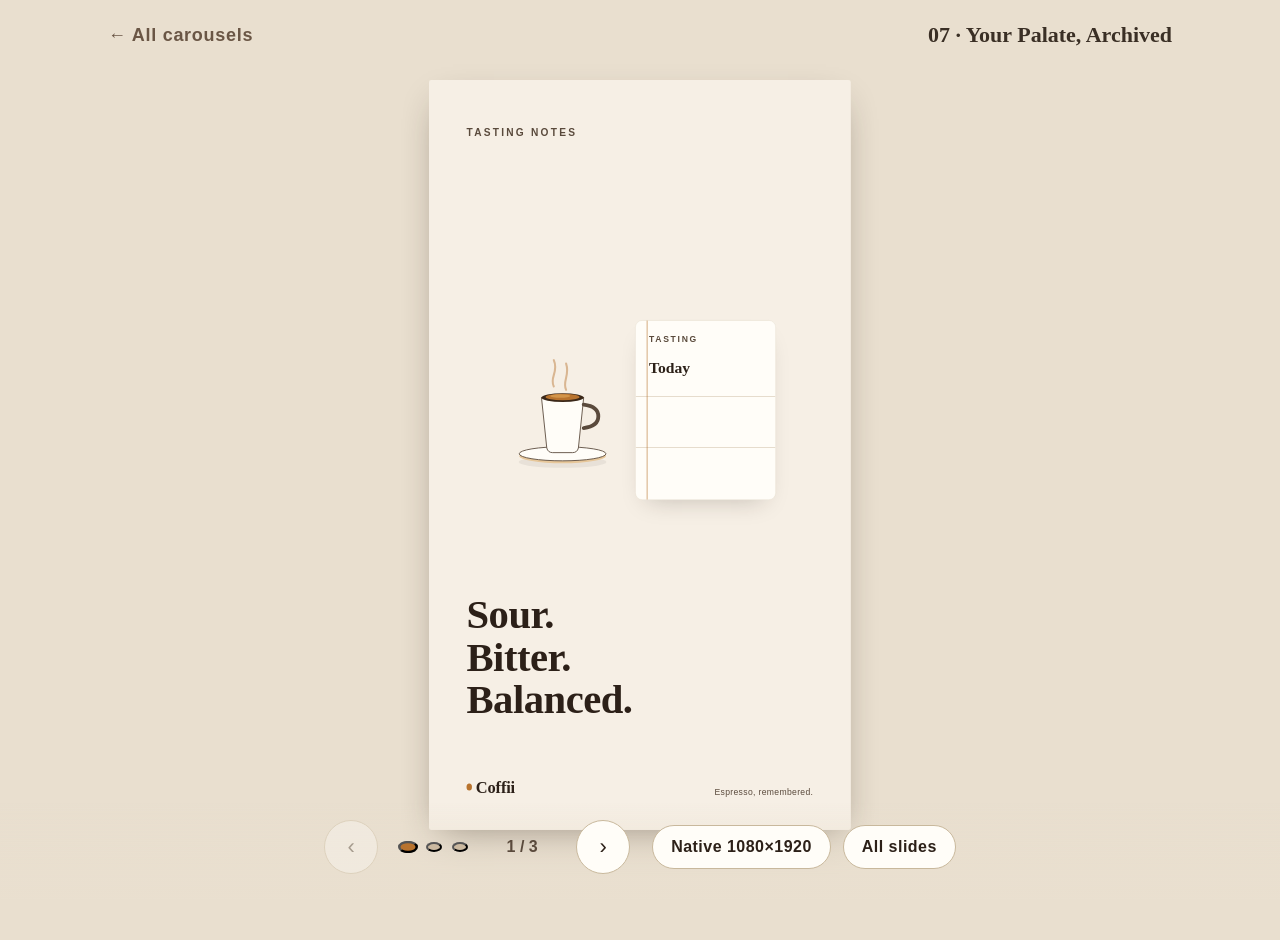
<file: Coffii/marketing/tiktok-carousels/carousel-07.html>
<!doctype html>
<html lang="en">
<head>
<meta charset="utf-8">
<meta name="viewport" content="width=device-width, initial-scale=1">
<title>Coffii · 07 — Your Palate, Archived</title>
<link rel="stylesheet" href="assets/styles.css">
</head>
<body>
<div class="topbar">
  <a class="topbar__back" href="index.html">← All carousels</a>
  <div class="topbar__title">07 · Your Palate, Archived</div>
</div>
<div class="stage-wrap">
  <div class="stage-frame">
    <div class="stage">

      <!-- Slide 1 — Hook -->
      <section class="slide is-active">
        <div class="slide__inner">
          <span class="eyebrow">Tasting notes</span>
          <div style="position:absolute; left:50%; top:44%; transform:translate(-50%,-50%); display:flex; align-items:center; gap:36px;">
            <svg viewBox="0 0 400 460" width="300" xmlns="http://www.w3.org/2000/svg" aria-hidden="true">
              <ellipse cx="200" cy="408" rx="150" ry="20" fill="#000" opacity=".06"/>
              <ellipse cx="200" cy="388" rx="148" ry="24" fill="#E7C79A"/>
              <ellipse cx="200" cy="380" rx="148" ry="24" fill="#FFFDF8" stroke="#5A4A3C" stroke-width="3"/>
              <path d="M128 188 L146 360 Q150 376 166 376 L234 376 Q250 376 254 360 L272 188 Z" fill="#FFFDF8" stroke="#5A4A3C" stroke-width="3"/>
              <path d="M272 212 Q322 218 322 252 Q322 286 272 292" fill="none" stroke="#5A4A3C" stroke-width="13" stroke-linecap="round"/>
              <ellipse cx="200" cy="188" rx="72" ry="15" fill="#3a2718"/>
              <ellipse cx="200" cy="186" rx="58" ry="11" fill="#B8732E"/>
              <ellipse cx="192" cy="183" rx="34" ry="6" fill="#D89A4E" opacity=".85"/>
              <g fill="none" stroke="#B8732E" stroke-width="7" stroke-linecap="round" opacity=".45">
                <path d="M170 150 C154 120 188 100 170 60"/>
                <path d="M212 162 C198 132 226 112 212 72"/>
              </g>
            </svg>
            <div style="width:360px; height:460px; background:var(--paper); border:1.5px solid var(--line); border-radius:18px; box-shadow:0 30px 60px -30px rgba(40,28,18,.25); position:relative; background-image:repeating-linear-gradient(to bottom, transparent 0 64px, var(--line) 64px 65px);">
              <div style="position:absolute; left:34px; top:34px; right:34px; font-family:var(--sans); font-weight:600; letter-spacing:.2em; text-transform:uppercase; color:var(--ink-soft); font-size:22px;">Tasting</div>
              <div style="position:absolute; left:34px; top:96px; font-family:var(--serif); font-weight:600; font-size:40px;">Today</div>
              <div style="position:absolute; left:28px; top:0; bottom:0; width:3px; background:var(--crema); opacity:.5;"></div>
            </div>
          </div>
          <div style="position:absolute; left:96px; right:96px; bottom:280px;">
            <h1 class="serif serif--lg">Sour.<br>Bitter.<br>Balanced.</h1>
          </div>
        </div>
        <div class="footer">
          <span class="wordmark"><span class="wordmark__bean"></span>Coffii</span>
          <span class="tagline">Espresso, remembered.</span>
        </div>
      </section>

      <!-- Slide 2 — Value -->
      <section class="slide">
        <div class="slide__inner">
          <span class="eyebrow">Tag it in one tap</span>
          <div style="position:absolute; left:50%; top:42%; transform:translate(-50%,-50%); width:620px; background:var(--paper); border:1.5px solid var(--line); border-radius:20px; box-shadow:0 30px 60px -30px rgba(40,28,18,.25); padding:50px 52px; background-image:repeating-linear-gradient(to bottom, transparent 0 70px, var(--line) 70px 71px);">
            <div style="font-family:var(--sans); font-weight:600; letter-spacing:.2em; text-transform:uppercase; color:var(--ink-soft); font-size:22px;">Today · 25.0s · 1:2</div>
            <div class="serif" style="font-size:54px; margin-top:14px;">How did it taste?</div>
            <div style="display:flex; gap:16px; flex-wrap:wrap; margin-top:34px;">
              <span class="chip" style="font-size:28px; padding:18px 28px;">Sour</span>
              <span class="chip" style="font-size:28px; padding:18px 28px;">Bitter</span>
              <span class="chip chip--on" style="font-size:28px; padding:18px 28px;">Balanced</span>
              <span class="chip" style="font-size:28px; padding:18px 28px;">Hollow</span>
              <span class="chip" style="font-size:28px; padding:18px 28px;">Ashy</span>
              <span class="chip" style="font-size:28px; padding:18px 28px;">Channeling</span>
            </div>
          </div>
          <div style="position:absolute; left:96px; right:96px; bottom:300px;">
            <h2 class="serif serif--sm">Your palate,<br>quietly archived.</h2>
          </div>
        </div>
        <div class="footer">
          <span class="wordmark"><span class="wordmark__bean"></span>Coffii</span>
          <span class="tagline">Espresso, remembered.</span>
        </div>
      </section>

      <!-- Slide 3 — CTA -->
      <section class="slide">
        <div class="slide__inner">
          <span class="eyebrow">See what you’ve learned</span>
          <div style="position:absolute; left:50%; top:42%; transform:translate(-50%,-50%); width:580px;">
            <div class="surface" style="padding:40px 44px;">
              <span class="eyebrow" style="font-size:22px;">Recent</span>
              <div style="margin-top:20px;">
                <div style="display:flex; justify-content:space-between; align-items:center; padding:18px 0; border-bottom:1px solid var(--line);">
                  <div>
                    <div class="serif" style="font-size:32px;">Balanced</div>
                    <div style="color:var(--ink-soft); font-size:22px; margin-top:2px;">25.0s · 1:2 · Ethiopia</div>
                  </div>
                  <span class="chip chip--on" style="font-size:20px; padding:12px 18px;">Balanced</span>
                </div>
                <div style="display:flex; justify-content:space-between; align-items:center; padding:18px 0; border-bottom:1px solid var(--line);">
                  <div>
                    <div class="serif" style="font-size:32px;">A little sour</div>
                    <div style="color:var(--ink-soft); font-size:22px; margin-top:2px;">22.0s · 1:2 · Ethiopia</div>
                  </div>
                  <span class="chip" style="font-size:20px; padding:12px 18px;">Sour</span>
                </div>
                <div style="display:flex; justify-content:space-between; align-items:center; padding:18px 0;">
                  <div>
                    <div class="serif" style="font-size:32px;">Balanced</div>
                    <div style="color:var(--ink-soft); font-size:22px; margin-top:2px;">25.5s · 1:2 · Colombia</div>
                  </div>
                  <span class="chip chip--on" style="font-size:20px; padding:12px 18px;">Balanced</span>
                </div>
              </div>
            </div>
          </div>
          <div style="position:absolute; left:96px; right:96px; bottom:300px;">
            <h2 class="serif serif--sm">Patterns surface,<br>shot by shot.</h2>
            <div style="margin-top:34px;">
              <span class="cta">Coffii — on the App Store</span>
            </div>
          </div>
        </div>
        <div class="footer">
          <span class="wordmark"><span class="wordmark__bean"></span>Coffii</span>
          <span class="tagline">Espresso, remembered.</span>
        </div>
      </section>

    </div>
  </div>
</div>
<div class="controls">
  <button class="navbtn navbtn--prev" aria-label="Previous">‹</button>
  <div class="dots"></div>
  <span class="counter">1 / 3</span>
  <button class="navbtn navbtn--next" aria-label="Next">›</button>
  <div class="modebtns">
    <button class="modebtn modebtn--native">Native 1080×1920</button>
    <button class="modebtn modebtn--all">All slides</button>
  </div>
</div>
<script src="assets/viewer.js"></script>
</body>
</html>
</file>
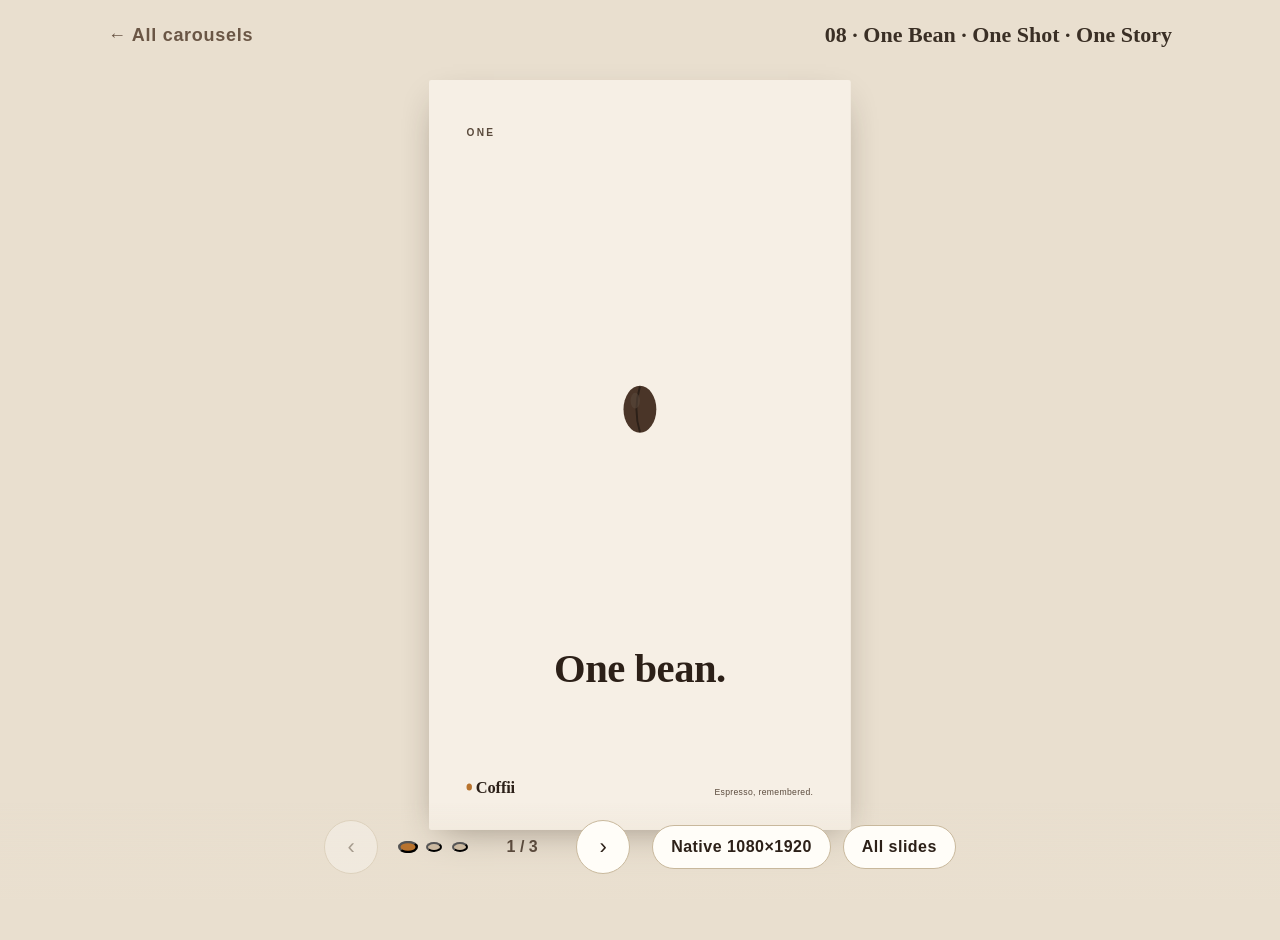
<file: Coffii/marketing/tiktok-carousels/carousel-08.html>
<!doctype html>
<html lang="en">
<head>
<meta charset="utf-8">
<meta name="viewport" content="width=device-width, initial-scale=1">
<title>Coffii · 08 — One Bean, One Shot, One Story</title>
<link rel="stylesheet" href="assets/styles.css">
</head>
<body>
<div class="topbar">
  <a class="topbar__back" href="index.html">← All carousels</a>
  <div class="topbar__title">08 · One Bean · One Shot · One Story</div>
</div>
<div class="stage-wrap">
  <div class="stage-frame">
    <div class="stage">

      <!-- Slide 1 — One bean -->
      <section class="slide is-active">
        <div class="slide__inner">
          <span class="eyebrow">One</span>
          <div style="position:absolute; left:50%; top:44%; transform:translate(-50%,-50%);">
            <svg viewBox="0 0 120 160" width="120" xmlns="http://www.w3.org/2000/svg" aria-hidden="true">
              <ellipse cx="60" cy="80" rx="42" ry="60" fill="#4A3528"/>
              <path d="M60 22 Q42 80 60 138" fill="none" stroke="#2C2018" stroke-width="5"/>
              <ellipse cx="48" cy="58" rx="12" ry="20" fill="#5A4A3C" opacity=".55"/>
            </svg>
          </div>
          <div style="position:absolute; left:0; right:0; bottom:360px; text-align:center;">
            <h1 class="serif serif--lg">One bean.</h1>
          </div>
        </div>
        <div class="footer">
          <span class="wordmark"><span class="wordmark__bean"></span>Coffii</span>
          <span class="tagline">Espresso, remembered.</span>
        </div>
      </section>

      <!-- Slide 2 — One shot -->
      <section class="slide">
        <div class="slide__inner">
          <span class="eyebrow">One shot</span>
          <div style="position:absolute; left:50%; top:44%; transform:translate(-50%,-50%);">
            <svg viewBox="0 0 400 460" width="180" xmlns="http://www.w3.org/2000/svg" aria-hidden="true">
              <ellipse cx="200" cy="408" rx="150" ry="20" fill="#000" opacity=".05"/>
              <ellipse cx="200" cy="388" rx="148" ry="24" fill="#E7C79A"/>
              <ellipse cx="200" cy="380" rx="148" ry="24" fill="#FFFDF8" stroke="#5A4A3C" stroke-width="3"/>
              <path d="M128 188 L146 360 Q150 376 166 376 L234 376 Q250 376 254 360 L272 188 Z" fill="#FFFDF8" stroke="#5A4A3C" stroke-width="3"/>
              <path d="M272 212 Q322 218 322 252 Q322 286 272 292" fill="none" stroke="#5A4A3C" stroke-width="13" stroke-linecap="round"/>
              <ellipse cx="200" cy="188" rx="72" ry="15" fill="#3a2718"/>
              <ellipse cx="200" cy="186" rx="58" ry="11" fill="#B8732E"/>
              <ellipse cx="192" cy="183" rx="34" ry="6" fill="#D89A4E" opacity=".85"/>
              <g fill="none" stroke="#B8732E" stroke-width="7" stroke-linecap="round" opacity=".45">
                <path d="M170 150 C154 120 188 100 170 60"/>
                <path d="M212 162 C198 132 226 112 212 72"/>
              </g>
            </svg>
          </div>
          <div style="position:absolute; left:0; right:0; bottom:360px; text-align:center;">
            <h1 class="serif serif--lg">One shot.</h1>
          </div>
        </div>
        <div class="footer">
          <span class="wordmark"><span class="wordmark__bean"></span>Coffii</span>
          <span class="tagline">Espresso, remembered.</span>
        </div>
      </section>

      <!-- Slide 3 — One story -->
      <section class="slide">
        <div class="slide__inner">
          <span class="eyebrow">One story</span>
          <div style="position:absolute; left:50%; top:42%; transform:translate(-50%,-50%); width:420px;">
            <div class="sir" style="padding:42px 44px;">
              <div class="sir__eyebrow">Shot in review</div>
              <div class="sir__title">Balanced</div>
              <div class="sir__sub">25.0s · 1 : 2</div>
              <div class="sir__tags">
                <span class="chip chip--on" style="font-size:22px; padding:12px 20px;">Balanced</span>
              </div>
            </div>
          </div>
          <div style="position:absolute; left:0; right:0; bottom:300px; text-align:center;">
            <h1 class="serif serif--md">One story — kept.</h1>
            <div style="margin-top:34px; display:flex; justify-content:center;">
              <span class="cta">Coffii — on the App Store</span>
            </div>
          </div>
        </div>
        <div class="footer">
          <span class="wordmark"><span class="wordmark__bean"></span>Coffii</span>
          <span class="tagline">Espresso, remembered.</span>
        </div>
      </section>

    </div>
  </div>
</div>
<div class="controls">
  <button class="navbtn navbtn--prev" aria-label="Previous">‹</button>
  <div class="dots"></div>
  <span class="counter">1 / 3</span>
  <button class="navbtn navbtn--next" aria-label="Next">›</button>
  <div class="modebtns">
    <button class="modebtn modebtn--native">Native 1080×1920</button>
    <button class="modebtn modebtn--all">All slides</button>
  </div>
</div>
<script src="assets/viewer.js"></script>
</body>
</html>
</file>
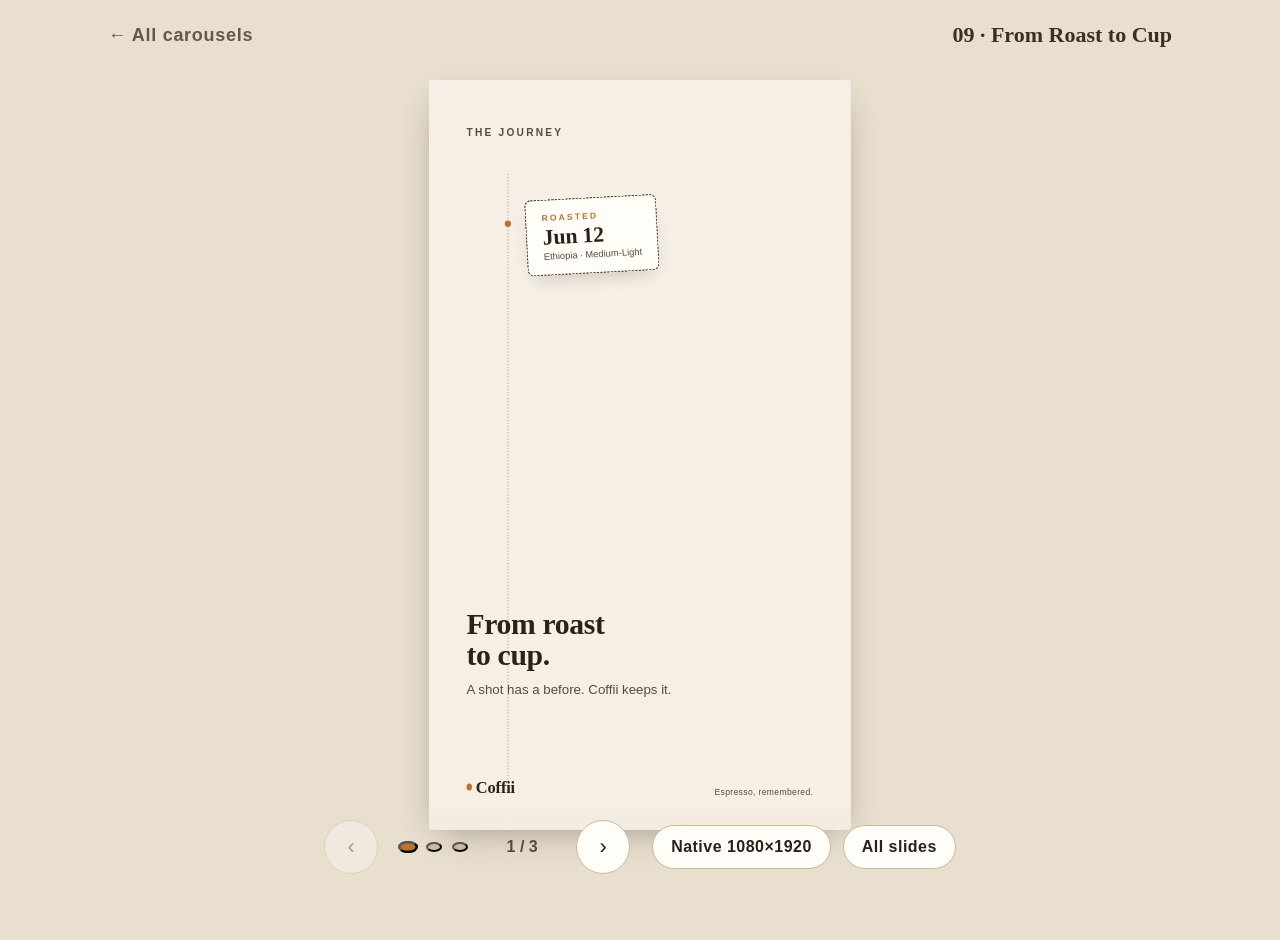
<file: Coffii/marketing/tiktok-carousels/carousel-09.html>
<!doctype html>
<html lang="en">
<head>
<meta charset="utf-8">
<meta name="viewport" content="width=device-width, initial-scale=1">
<title>Coffii · 09 — From Roast to Cup</title>
<link rel="stylesheet" href="assets/styles.css">
</head>
<body>
<div class="topbar">
  <a class="topbar__back" href="index.html">← All carousels</a>
  <div class="topbar__title">09 · From Roast to Cup</div>
</div>
<div class="stage-wrap">
  <div class="stage-frame">
    <div class="stage">

      <!-- Slide 1 — Roasted -->
      <section class="slide is-active">
        <div class="slide__inner">
          <span class="eyebrow">The journey</span>
          <!-- rail -->
          <div style="position:absolute; left:200px; top:240px; bottom:120px; width:0; border-left:4px dotted #CBB9A0;"></div>
          <div style="position:absolute; left:194px; top:360px; width:16px; height:16px; border-radius:50%; background:var(--crema);"></div>
          <div style="position:absolute; left:248px; top:300px; transform:rotate(-3deg);">
            <div style="background:var(--paper); border:3px dashed var(--ink-soft); border-radius:16px; padding:32px 40px; box-shadow:0 24px 50px -24px rgba(40,28,18,.25);">
              <div style="font-family:var(--sans); font-weight:700; letter-spacing:.24em; text-transform:uppercase; color:var(--crema); font-size:22px;">Roasted</div>
              <div class="serif" style="font-size:56px; margin:6px 0;">Jun 12</div>
              <div style="color:var(--ink-soft); font-size:24px;">Ethiopia · Medium-Light</div>
            </div>
          </div>
          <div style="position:absolute; left:96px; right:96px; bottom:300px;">
            <h1 class="serif serif--md">From roast<br>to cup.</h1>
            <p class="lede" style="margin-top:26px;">A shot has a before. Coffii keeps it.</p>
          </div>
        </div>
        <div class="footer">
          <span class="wordmark"><span class="wordmark__bean"></span>Coffii</span>
          <span class="tagline">Espresso, remembered.</span>
        </div>
      </section>

      <!-- Slide 2 — Resting -->
      <section class="slide">
        <div class="slide__inner">
          <span class="eyebrow">Patience</span>
          <div style="position:absolute; left:200px; top:240px; bottom:120px; width:0; border-left:4px dotted #CBB9A0;"></div>
          <div style="position:absolute; left:194px; top:360px; width:16px; height:16px; border-radius:50%; background:var(--crema);"></div>
          <div style="position:absolute; left:194px; top:720px; width:16px; height:16px; border-radius:50%; background:var(--crema);"></div>
          <div style="position:absolute; left:248px; top:660px; transform:rotate(2deg);">
            <div style="background:var(--paper); border:3px dashed var(--ink-soft); border-radius:16px; padding:32px 40px; box-shadow:0 24px 50px -24px rgba(40,28,18,.25);">
              <div style="font-family:var(--sans); font-weight:700; letter-spacing:.24em; text-transform:uppercase; color:var(--crema); font-size:22px;">Resting</div>
              <div class="serif" style="font-size:56px; margin:6px 0;">Day 5 / 7</div>
              <div style="color:var(--ink-soft); font-size:24px;">Let it breathe.</div>
            </div>
          </div>
          <div style="position:absolute; right:160px; top:680px;">
            <svg viewBox="0 0 120 160" width="90" xmlns="http://www.w3.org/2000/svg" aria-hidden="true">
              <ellipse cx="60" cy="80" rx="42" ry="60" fill="#4A3528"/>
              <path d="M60 22 Q42 80 60 138" fill="none" stroke="#2C2018" stroke-width="5"/>
            </svg>
          </div>
          <div style="position:absolute; left:96px; right:96px; bottom:300px;">
            <h2 class="serif serif--md">Let the beans<br>breathe.</h2>
          </div>
        </div>
        <div class="footer">
          <span class="wordmark"><span class="wordmark__bean"></span>Coffii</span>
          <span class="tagline">Espresso, remembered.</span>
        </div>
      </section>

      <!-- Slide 3 — Pulled -->
      <section class="slide">
        <div class="slide__inner">
          <span class="eyebrow">Logged</span>
          <div style="position:absolute; left:200px; top:240px; bottom:120px; width:0; border-left:4px dotted #CBB9A0;"></div>
          <div style="position:absolute; left:194px; top:360px; width:16px; height:16px; border-radius:50%; background:var(--crema);"></div>
          <div style="position:absolute; left:194px; top:720px; width:16px; height:16px; border-radius:50%; background:var(--crema);"></div>
          <div style="position:absolute; left:194px; top:1060px; width:16px; height:16px; border-radius:50%; background:var(--crema);"></div>
          <div style="position:absolute; left:248px; top:1000px; transform:rotate(-2deg);">
            <div style="background:var(--paper); border:3px dashed var(--ink-soft); border-radius:16px; padding:32px 40px; box-shadow:0 24px 50px -24px rgba(40,28,18,.25);">
              <div style="font-family:var(--sans); font-weight:700; letter-spacing:.24em; text-transform:uppercase; color:var(--crema); font-size:22px;">Pulled</div>
              <div class="serif" style="font-size:56px; margin:6px 0;">25.0s</div>
              <div style="color:var(--ink-soft); font-size:24px;">Balanced · 1:2</div>
            </div>
          </div>
          <div style="position:absolute; right:150px; top:990px;">
            <svg viewBox="0 0 400 460" width="200" xmlns="http://www.w3.org/2000/svg" aria-hidden="true">
              <ellipse cx="200" cy="408" rx="150" ry="20" fill="#000" opacity=".05"/>
              <ellipse cx="200" cy="388" rx="148" ry="24" fill="#E7C79A"/>
              <ellipse cx="200" cy="380" rx="148" ry="24" fill="#FFFDF8" stroke="#5A4A3C" stroke-width="3"/>
              <path d="M128 188 L146 360 Q150 376 166 376 L234 376 Q250 376 254 360 L272 188 Z" fill="#FFFDF8" stroke="#5A4A3C" stroke-width="3"/>
              <path d="M272 212 Q322 218 322 252 Q322 286 272 292" fill="none" stroke="#5A4A3C" stroke-width="13" stroke-linecap="round"/>
              <ellipse cx="200" cy="188" rx="72" ry="15" fill="#3a2718"/>
              <ellipse cx="200" cy="186" rx="58" ry="11" fill="#B8732E"/>
              <ellipse cx="192" cy="183" rx="34" ry="6" fill="#D89A4E" opacity=".85"/>
            </svg>
          </div>
          <div style="position:absolute; left:96px; right:96px; bottom:280px;">
            <h2 class="serif serif--sm">Logged. Shared.<br>Remembered.</h2>
            <div style="margin-top:34px;">
              <span class="cta">Coffii — on the App Store</span>
            </div>
          </div>
        </div>
        <div class="footer">
          <span class="wordmark"><span class="wordmark__bean"></span>Coffii</span>
          <span class="tagline">Espresso, remembered.</span>
        </div>
      </section>

    </div>
  </div>
</div>
<div class="controls">
  <button class="navbtn navbtn--prev" aria-label="Previous">‹</button>
  <div class="dots"></div>
  <span class="counter">1 / 3</span>
  <button class="navbtn navbtn--next" aria-label="Next">›</button>
  <div class="modebtns">
    <button class="modebtn modebtn--native">Native 1080×1920</button>
    <button class="modebtn modebtn--all">All slides</button>
  </div>
</div>
<script src="assets/viewer.js"></script>
</body>
</html>
</file>
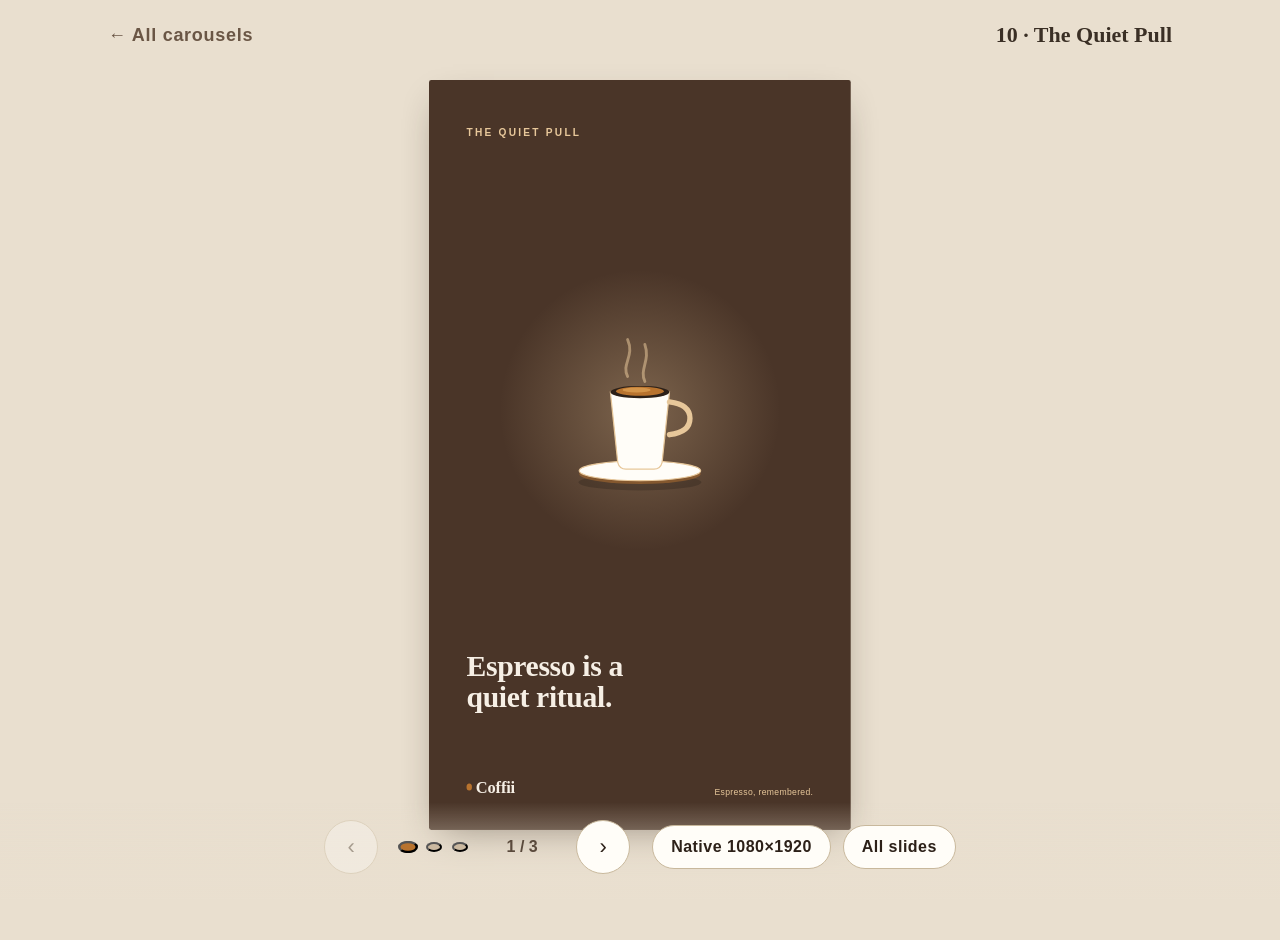
<file: Coffii/marketing/tiktok-carousels/carousel-10.html>
<!doctype html>
<html lang="en">
<head>
<meta charset="utf-8">
<meta name="viewport" content="width=device-width, initial-scale=1">
<title>Coffii · 10 — The Quiet Pull</title>
<link rel="stylesheet" href="assets/styles.css">
</head>
<body>
<div class="topbar">
  <a class="topbar__back" href="index.html">← All carousels</a>
  <div class="topbar__title">10 · The Quiet Pull</div>
</div>
<div class="stage-wrap">
  <div class="stage-frame">
    <div class="stage">

      <!-- Slide 1 — Hook -->
      <section class="slide slide--dark is-active">
        <div class="slide__inner">
          <span class="eyebrow">The quiet pull</span>
          <div style="position:absolute; left:50%; top:44%; transform:translate(-50%,-50%); width:820px; height:820px; background:radial-gradient(circle, rgba(231,199,154,.32) 0%, rgba(231,199,154,0) 62%); pointer-events:none;"></div>
          <div style="position:absolute; left:50%; top:44%; transform:translate(-50%,-50%);">
            <svg viewBox="0 0 400 460" width="420" xmlns="http://www.w3.org/2000/svg" aria-hidden="true">
              <ellipse cx="200" cy="408" rx="150" ry="20" fill="#000" opacity=".18"/>
              <ellipse cx="200" cy="388" rx="148" ry="24" fill="#B8732E" opacity=".5"/>
              <ellipse cx="200" cy="380" rx="148" ry="24" fill="#FFFDF8" stroke="#E7C79A" stroke-width="3"/>
              <path d="M128 188 L146 360 Q150 376 166 376 L234 376 Q250 376 254 360 L272 188 Z" fill="#FFFDF8" stroke="#E7C79A" stroke-width="3"/>
              <path d="M272 212 Q322 218 322 252 Q322 286 272 292" fill="none" stroke="#E7C79A" stroke-width="13" stroke-linecap="round"/>
              <ellipse cx="200" cy="188" rx="72" ry="15" fill="#2C2018"/>
              <ellipse cx="200" cy="186" rx="58" ry="11" fill="#B8732E"/>
              <ellipse cx="192" cy="183" rx="34" ry="6" fill="#D89A4E" opacity=".9"/>
              <g fill="none" stroke="#E7C79A" stroke-width="7" stroke-linecap="round" opacity=".55">
                <path d="M170 150 C154 120 188 100 170 60"/>
                <path d="M212 162 C198 132 226 112 212 72"/>
              </g>
            </svg>
          </div>
          <div style="position:absolute; left:96px; right:96px; bottom:300px;">
            <h1 class="serif serif--md">Espresso is a<br>quiet ritual.</h1>
          </div>
        </div>
        <div class="footer">
          <span class="wordmark"><span class="wordmark__bean"></span>Coffii</span>
          <span class="tagline">Espresso, remembered.</span>
        </div>
      </section>

      <!-- Slide 2 — Value -->
      <section class="slide slide--dark">
        <div class="slide__inner">
          <span class="eyebrow">Mindful by design</span>
          <div style="position:absolute; left:50%; top:48%; transform:translate(-50%,-50%); width:700px; height:700px; background:radial-gradient(circle, rgba(231,199,154,.28) 0%, rgba(231,199,154,0) 60%); pointer-events:none;"></div>
          <div style="position:absolute; left:50%; top:46%; transform:translate(-50%,-50%);">
            <svg viewBox="0 0 400 460" width="340" xmlns="http://www.w3.org/2000/svg" aria-hidden="true">
              <ellipse cx="200" cy="408" rx="150" ry="20" fill="#000" opacity=".18"/>
              <ellipse cx="200" cy="388" rx="148" ry="24" fill="#B8732E" opacity=".5"/>
              <ellipse cx="200" cy="380" rx="148" ry="24" fill="#FFFDF8" stroke="#E7C79A" stroke-width="3"/>
              <path d="M128 188 L146 360 Q150 376 166 376 L234 376 Q250 376 254 360 L272 188 Z" fill="#FFFDF8" stroke="#E7C79A" stroke-width="3"/>
              <path d="M272 212 Q322 218 322 252 Q322 286 272 292" fill="none" stroke="#E7C79A" stroke-width="13" stroke-linecap="round"/>
              <ellipse cx="200" cy="188" rx="72" ry="15" fill="#2C2018"/>
              <ellipse cx="200" cy="186" rx="58" ry="11" fill="#B8732E"/>
              <ellipse cx="192" cy="183" rx="34" ry="6" fill="#D89A4E" opacity=".9"/>
              <g fill="none" stroke="#E7C79A" stroke-width="8" stroke-linecap="round" opacity=".6">
                <path d="M168 150 C150 118 190 98 168 56"/>
                <path d="M214 160 C198 130 230 110 214 68"/>
                <path d="M232 150 C218 124 244 108 232 74" opacity=".6"/>
              </g>
            </svg>
          </div>
          <div style="position:absolute; left:96px; right:96px; bottom:300px;">
            <h2 class="serif serif--lg">Pull.<br>Breathe. Log.</h2>
          </div>
        </div>
        <div class="footer">
          <span class="wordmark"><span class="wordmark__bean"></span>Coffii</span>
          <span class="tagline">Espresso, remembered.</span>
        </div>
      </section>

      <!-- Slide 3 — CTA -->
      <section class="slide slide--dark">
        <div class="slide__inner">
          <span class="eyebrow">Keep it quiet</span>
          <div style="position:absolute; left:50%; top:46%; transform:translate(-50%,-50%); width:780px; height:780px; background:radial-gradient(circle, rgba(231,199,154,.26) 0%, rgba(231,199,154,0) 62%); pointer-events:none;"></div>
          <div style="position:absolute; left:120px; top:380px;">
            <svg viewBox="0 0 400 460" width="260" xmlns="http://www.w3.org/2000/svg" aria-hidden="true">
              <ellipse cx="200" cy="408" rx="150" ry="20" fill="#000" opacity=".18"/>
              <ellipse cx="200" cy="388" rx="148" ry="24" fill="#B8732E" opacity=".5"/>
              <ellipse cx="200" cy="380" rx="148" ry="24" fill="#FFFDF8" stroke="#E7C79A" stroke-width="3"/>
              <path d="M128 188 L146 360 Q150 376 166 376 L234 376 Q250 376 254 360 L272 188 Z" fill="#FFFDF8" stroke="#E7C79A" stroke-width="3"/>
              <path d="M272 212 Q322 218 322 252 Q322 286 272 292" fill="none" stroke="#E7C79A" stroke-width="13" stroke-linecap="round"/>
              <ellipse cx="200" cy="188" rx="72" ry="15" fill="#2C2018"/>
              <ellipse cx="200" cy="186" rx="58" ry="11" fill="#B8732E"/>
              <ellipse cx="192" cy="183" rx="34" ry="6" fill="#D89A4E" opacity=".9"/>
              <g fill="none" stroke="#E7C79A" stroke-width="7" stroke-linecap="round" opacity=".55">
                <path d="M170 150 C154 120 188 100 170 60"/>
                <path d="M212 162 C198 132 226 112 212 72"/>
              </g>
            </svg>
          </div>
          <div style="position:absolute; right:110px; top:400px; width:430px; transform:rotate(3deg); box-shadow:0 40px 80px -30px rgba(0,0,0,.5);">
            <div class="sir" style="background:var(--paper);">
              <div class="sir__eyebrow">Shot in review</div>
              <div class="sir__title">Balanced</div>
              <div class="sir__sub">25.0s · 1 : 2</div>
              <div class="sir__rows">
                <div class="sir__row"><span class="sir__k">Time</span><span class="sir__v">25.0s</span></div>
                <div class="sir__row"><span class="sir__k">Dose</span><span class="sir__v">18 → 36g</span></div>
              </div>
              <div class="sir__tags">
                <span class="chip chip--on" style="font-size:22px; padding:12px 20px;">Balanced</span>
              </div>
            </div>
          </div>
          <div style="position:absolute; left:96px; right:96px; bottom:300px;">
            <h2 class="serif serif--md">Coffii keeps it quiet.</h2>
            <div style="margin-top:38px;">
              <span class="cta">Coffii — on the App Store</span>
            </div>
          </div>
        </div>
        <div class="footer">
          <span class="wordmark"><span class="wordmark__bean"></span>Coffii</span>
          <span class="tagline">Espresso, remembered.</span>
        </div>
      </section>

    </div>
  </div>
</div>
<div class="controls">
  <button class="navbtn navbtn--prev" aria-label="Previous">‹</button>
  <div class="dots"></div>
  <span class="counter">1 / 3</span>
  <button class="navbtn navbtn--next" aria-label="Next">›</button>
  <div class="modebtns">
    <button class="modebtn modebtn--native">Native 1080×1920</button>
    <button class="modebtn modebtn--all">All slides</button>
  </div>
</div>
<script src="assets/viewer.js"></script>
</body>
</html>
</file>
<file: Coffii/marketing/tiktok-carousels/assets/styles.css>
/* ============================================================
   Coffii · TikTok Carousel Mockups
   Warm Editorial system — matches the iOS app's Palette/Tokens
   ============================================================ */

:root {
  --cream:      #F6EFE5;
  --paper:      #FFFDF8;
  --ink:        #2C2018;
  --ink-soft:   #5A4A3C;
  --espresso:   #4A3528;
  --crema:      #B8732E;
  --crema-soft: #E7C79A;
  --line:       #E6DCCD;

  --serif: ui-serif, "New York", "Iowan Old Style", "Palatino", Georgia, serif;
  --sans:  ui-sans-serif, -apple-system, "SF Pro Text", "Helvetica Neue", Arial, sans-serif;

  --pad-x: 96px;
  --pad-y: 120px;
}

* { box-sizing: border-box; }

body {
  margin: 0;
  background: #E9DFCF;
  font-family: var(--sans);
  -webkit-font-smoothing: antialiased;
  text-rendering: optimizeLegibility;
}

/* ---------- Slide canvas (1080 × 1920, 9:16) ---------- */
.slide {
  width: 1080px;
  height: 1920px;
  position: relative;
  overflow: hidden;
  background: var(--cream);
  color: var(--ink);
  font-family: var(--sans);
}
.slide--dark { background: var(--espresso); color: var(--cream); }

.slide__inner {
  position: absolute;
  inset: 0;
  padding: var(--pad-y) var(--pad-x);
  display: flex;
  flex-direction: column;
}

/* ---------- Type ---------- */
.eyebrow {
  font-family: var(--sans);
  font-weight: 600;
  letter-spacing: .22em;
  text-transform: uppercase;
  color: var(--ink-soft);
  font-size: 26px;
}
.eyebrow--crema { color: var(--crema); }
.slide--dark .eyebrow { color: var(--crema-soft); }

.serif {
  font-family: var(--serif);
  font-weight: 600;
  line-height: 1.05;
  letter-spacing: -.012em;
  color: var(--ink);
  margin: 0;
}
.slide--dark .serif { color: var(--cream); }
.serif--xl { font-size: 132px; }
.serif--lg { font-size: 104px; }
.serif--md { font-size: 76px; }
.serif--sm { font-size: 52px; }

.lede {
  font-family: var(--sans);
  font-size: 34px;
  line-height: 1.4;
  color: var(--ink-soft);
  font-weight: 400;
  max-width: 760px;
}
.slide--dark .lede { color: var(--crema-soft); }

/* ---------- Footer / wordmark (on every slide) ---------- */
.footer {
  position: absolute;
  left: var(--pad-x);
  right: var(--pad-x);
  bottom: 84px;
  display: flex;
  justify-content: space-between;
  align-items: flex-end;
}
.wordmark {
  font-family: var(--serif);
  font-weight: 600;
  font-size: 42px;
  letter-spacing: -.01em;
  display: inline-flex;
  align-items: baseline;
  gap: 10px;
}
.wordmark__bean {
  width: 14px; height: 18px; border-radius: 50%;
  background: var(--crema);
  align-self: center;
  transform: translateY(-2px);
}
.slide--dark .wordmark { color: var(--cream); }
.tagline {
  font-family: var(--sans);
  font-size: 22px;
  color: var(--ink-soft);
  letter-spacing: .04em;
}
.slide--dark .tagline { color: var(--crema-soft); }

/* ---------- Components ---------- */
.cta {
  display: inline-flex;
  align-items: center;
  gap: 16px;
  padding: 28px 46px;
  border-radius: 999px;
  background: var(--ink);
  color: var(--cream);
  font-family: var(--sans);
  font-weight: 600;
  font-size: 30px;
  letter-spacing: .01em;
}
.slide--dark .cta { background: var(--crema); color: var(--ink); }

.chip {
  display: inline-flex;
  align-items: center;
  gap: 10px;
  padding: 14px 26px;
  border-radius: 999px;
  border: 1.5px solid var(--line);
  background: var(--paper);
  font-size: 25px;
  color: var(--ink);
  font-weight: 500;
}
.chip--on { background: var(--crema); color: var(--paper); border-color: var(--crema); }
.chip__dot { width: 10px; height: 10px; border-radius: 50%; background: var(--crema); }

.surface {
  background: var(--paper);
  border: 1.5px solid var(--line);
  border-radius: 30px;
}

/* Shot-in-Review keepsake card (mini of the real in-app card) */
.sir {
  background: var(--paper);
  border: 1.5px solid var(--line);
  border-radius: 26px;
  padding: 44px 46px;
  box-shadow: 0 30px 60px -30px rgba(40,28,18,.28);
}
.sir__eyebrow {
  font-family: var(--sans); font-weight: 600; letter-spacing: .2em;
  text-transform: uppercase; color: var(--ink-soft); font-size: 22px;
}
.sir__title { font-family: var(--serif); font-weight: 600; font-size: 44px; margin: 10px 0 6px; }
.sir__sub { font-family: var(--sans); font-size: 24px; color: var(--ink-soft); }
.sir__rows { margin-top: 26px; }
.sir__row {
  display: flex; justify-content: space-between; align-items: baseline;
  padding: 20px 0; border-bottom: 1px solid var(--line); font-size: 28px;
}
.sir__row:last-child { border-bottom: 0; }
.sir__k { color: var(--ink-soft); font-size: 22px; letter-spacing: .14em; text-transform: uppercase; font-weight: 600; }
.sir__v { font-family: var(--serif); font-weight: 600; font-variant-numeric: tabular-nums; }
.sir__tags { margin-top: 26px; display: flex; gap: 12px; flex-wrap: wrap; }

/* layout helpers */
.stack { display: flex; flex-direction: column; }
.row   { display: flex; flex-direction: row; }
.gap-s { gap: 14px; } .gap-m { gap: 26px; } .gap-l { gap: 48px; }
.mt-s { margin-top: 18px; } .mt-m { margin-top: 40px; } .mt-l { margin-top: 72px; } .mt-xl { margin-top: 120px; }
.center-x { align-items: flex-start; }
.fill { flex: 1; }
.art { position: absolute; }
.center-art { position: absolute; left: 50%; top: 50%; transform: translate(-50%,-50%); }

/* ============================================================
   Viewer chrome (preview / native modes)
   ============================================================ */
.topbar {
  width: 100%;
  max-width: 1120px;
  margin: 0 auto;
  padding: 22px 28px;
  display: flex;
  justify-content: space-between;
  align-items: center;
  color: #3a2f25;
}
.topbar__back { color: #6a5645; text-decoration: none; font-size: 18px; font-weight: 600; letter-spacing: .04em; }
.topbar__back:hover { color: var(--crema); }
.topbar__title { font-family: var(--serif); font-weight: 600; font-size: 22px; }

.stage-wrap {
  flex: 1;
  display: flex;
  align-items: center;
  justify-content: center;
  width: 100%;
  padding: 10px 0 110px;
}
.stage-frame {
  width: calc(1080px * var(--s, .42));
  height: calc(1920px * var(--s, .42));
}
.stage {
  width: 1080px;
  height: 1920px;
  transform: scale(var(--s, .42));
  transform-origin: top left;
  position: relative;
  border-radius: 6px;
  overflow: hidden;
  box-shadow: 0 40px 90px -30px rgba(40,28,18,.45);
}
.slide { display: none; }
.slide.is-active { display: block; }

.controls {
  position: fixed;
  left: 0; right: 0; bottom: 0;
  padding: 18px 28px 26px;
  display: flex;
  align-items: center;
  justify-content: center;
  gap: 22px;
  background: linear-gradient(to top, rgba(233,223,207,.96), rgba(233,223,207,0));
}
.navbtn {
  width: 54px; height: 54px; border-radius: 50%;
  border: 1.5px solid #c8b89c; background: var(--paper);
  color: var(--ink); font-size: 22px; cursor: pointer;
  display: flex; align-items: center; justify-content: center;
}
.navbtn:hover { border-color: var(--crema); color: var(--crema); }
.navbtn:disabled { opacity: .35; cursor: default; }
.dots { display: flex; gap: 10px; }
.dot { width: 10px; height: 10px; border-radius: 50%; background: #cbb9a0; cursor: pointer; }
.dot.is-active { background: var(--crema); transform: scale(1.25); }
.counter { font-variant-numeric: tabular-nums; font-weight: 600; color: #5a4a3c; min-width: 64px; text-align: center; }
.modebtns { display: flex; gap: 12px; }
.modebtn {
  padding: 12px 18px; border-radius: 999px; border: 1.5px solid #c8b89c;
  background: var(--paper); color: var(--ink); font-size: 16px; font-weight: 600; cursor: pointer;
  letter-spacing: .03em;
}
.modebtn:hover { border-color: var(--crema); color: var(--crema); }
.modebtn--primary { background: var(--ink); color: var(--cream); border-color: var(--ink); }

/* Native (screenshot) mode */
body.native { background: var(--cream); }
body.native .topbar,
body.native .controls { display: none; }
body.native .stage-wrap { padding: 0; }
body.native .stage-frame { width: 1080px; height: 1920px; }
body.native .stage {
  transform: none;
  border-radius: 0;
  box-shadow: none;
}
body.native .exit-native {
  position: fixed; top: 18px; right: 18px;
  padding: 12px 20px; border-radius: 999px; border: 1.5px solid var(--line);
  background: var(--paper); color: var(--ink); font-weight: 600; cursor: pointer;
  font-size: 16px; letter-spacing: .03em; z-index: 50;
}
body.native.all-native .stage-wrap { flex-direction: column; gap: 40px; padding: 40px 0; }
body.native.all-native .stage-frame { width: 1080px; height: 1920px; }
body.native.all-native .slide { display: block; }
body.native.all-native .stage { box-shadow: 0 30px 60px -30px rgba(40,28,18,.3); }

/* ============================================================
   Index gallery
   ============================================================ */
.gallery { max-width: 1240px; margin: 0 auto; padding: 56px 32px 96px; }
.gallery__head { margin-bottom: 48px; }
.gallery__eyebrow { font-family: var(--sans); font-weight: 600; letter-spacing: .22em; text-transform: uppercase; color: var(--crema); font-size: 18px; }
.gallery__title { font-family: var(--serif); font-weight: 600; font-size: 56px; margin: 12px 0 6px; color: #2C2018; }
.gallery__sub { color: #6a5645; font-size: 19px; max-width: 720px; line-height: 1.5; }
.gallery__help {
  margin-top: 24px; padding: 18px 22px; border: 1.5px solid #d8c8ac;
  border-radius: 16px; background: var(--paper); color: #5a4a3c; font-size: 17px; line-height: 1.5;
  max-width: 720px;
}
.gallery__help b { color: #2C2018; }
.grid {
  display: grid;
  grid-template-columns: repeat(auto-fill, minmax(260px, 1fr));
  gap: 32px;
}
.cover {
  text-decoration: none; color: inherit; display: block;
  border-radius: 14px; overflow: hidden;
  transition: transform .18s ease, box-shadow .18s ease;
}
.cover:hover { transform: translateY(-4px); box-shadow: 0 24px 50px -24px rgba(40,28,18,.45); }
.cover__thumb {
  width: 100%; aspect-ratio: 9 / 16;
  background: var(--cream); position: relative; overflow: hidden;
  border: 1px solid #ddcfb7;
}
.cover__num {
  position: absolute; top: 14px; left: 16px; z-index: 3;
  font-family: var(--sans); font-weight: 700; font-size: 14px; letter-spacing: .18em;
  color: var(--ink-soft);
}
.cover__meta { padding: 16px 4px 4px; }
.cover__theme { font-family: var(--sans); font-weight: 600; letter-spacing: .16em; text-transform: uppercase; color: var(--crema); font-size: 13px; }
.cover__name { font-family: var(--serif); font-weight: 600; font-size: 21px; color: #2C2018; margin-top: 4px; }
</file>
